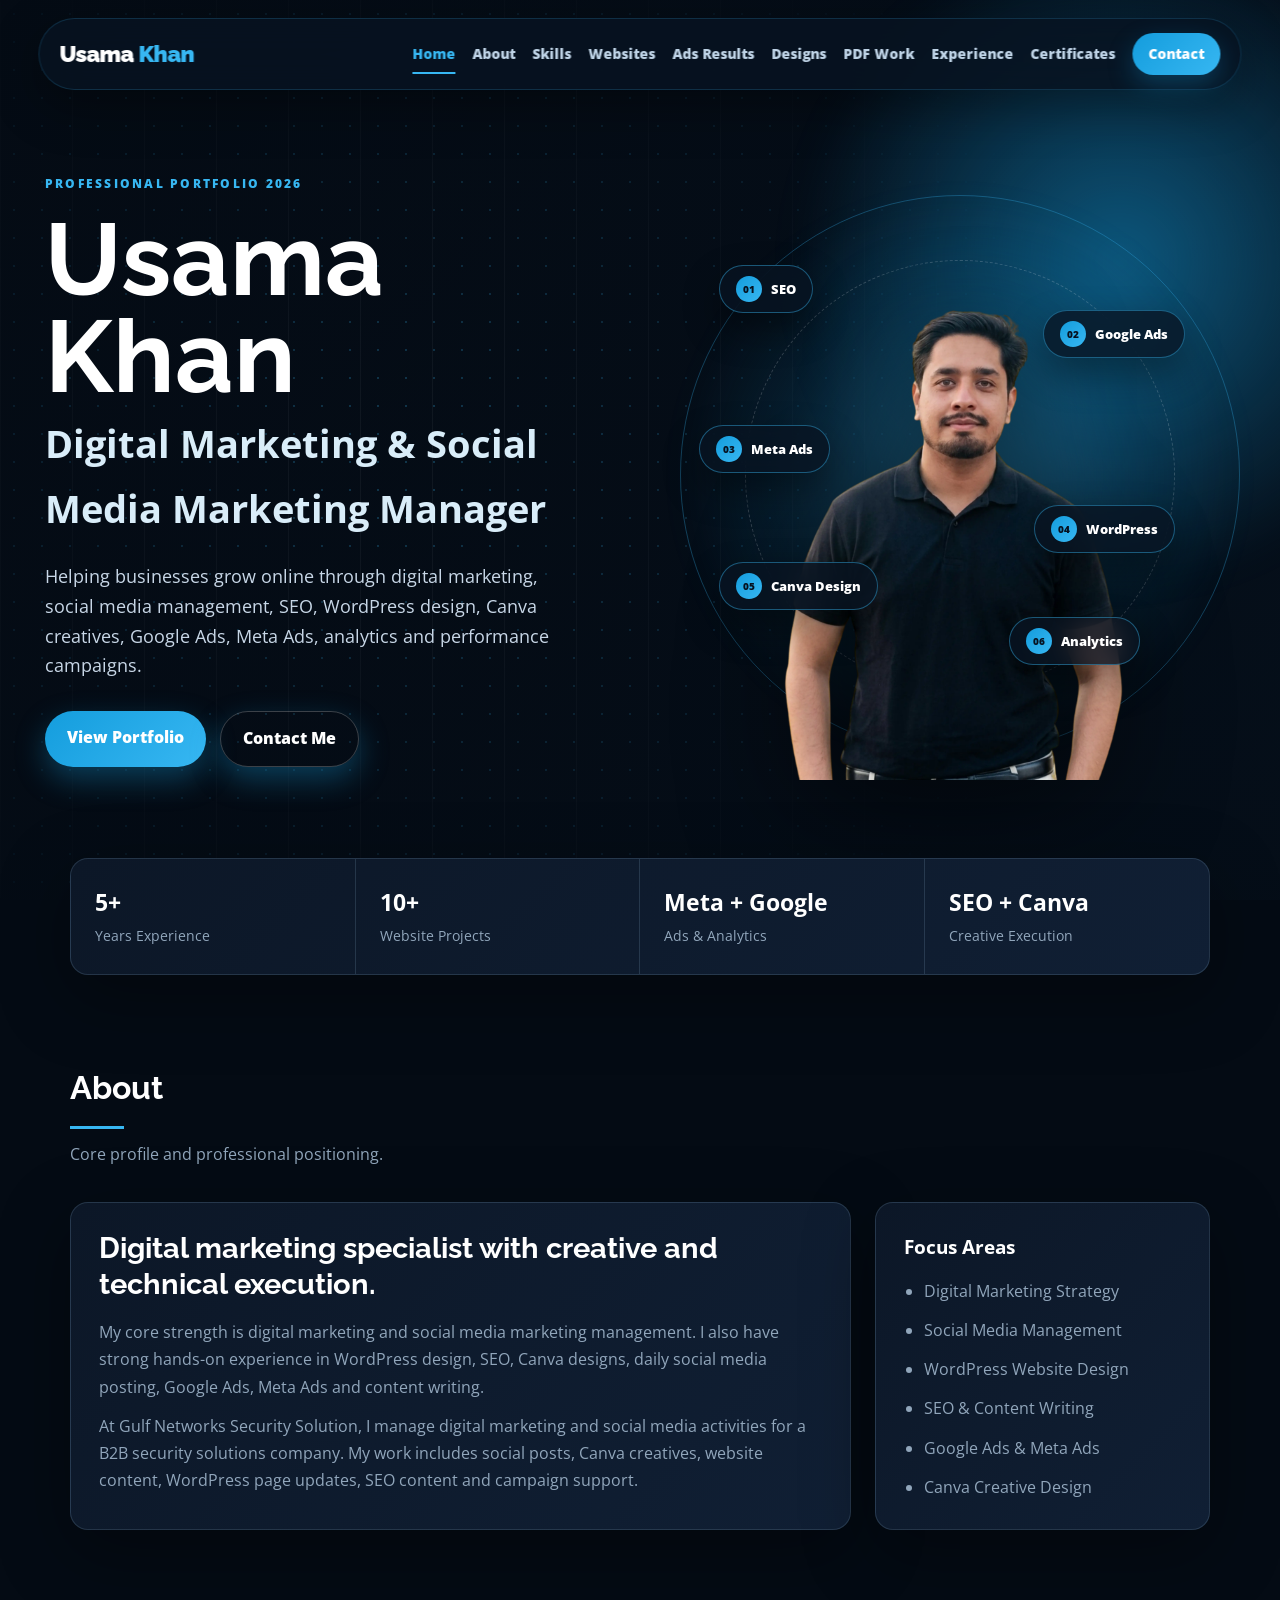
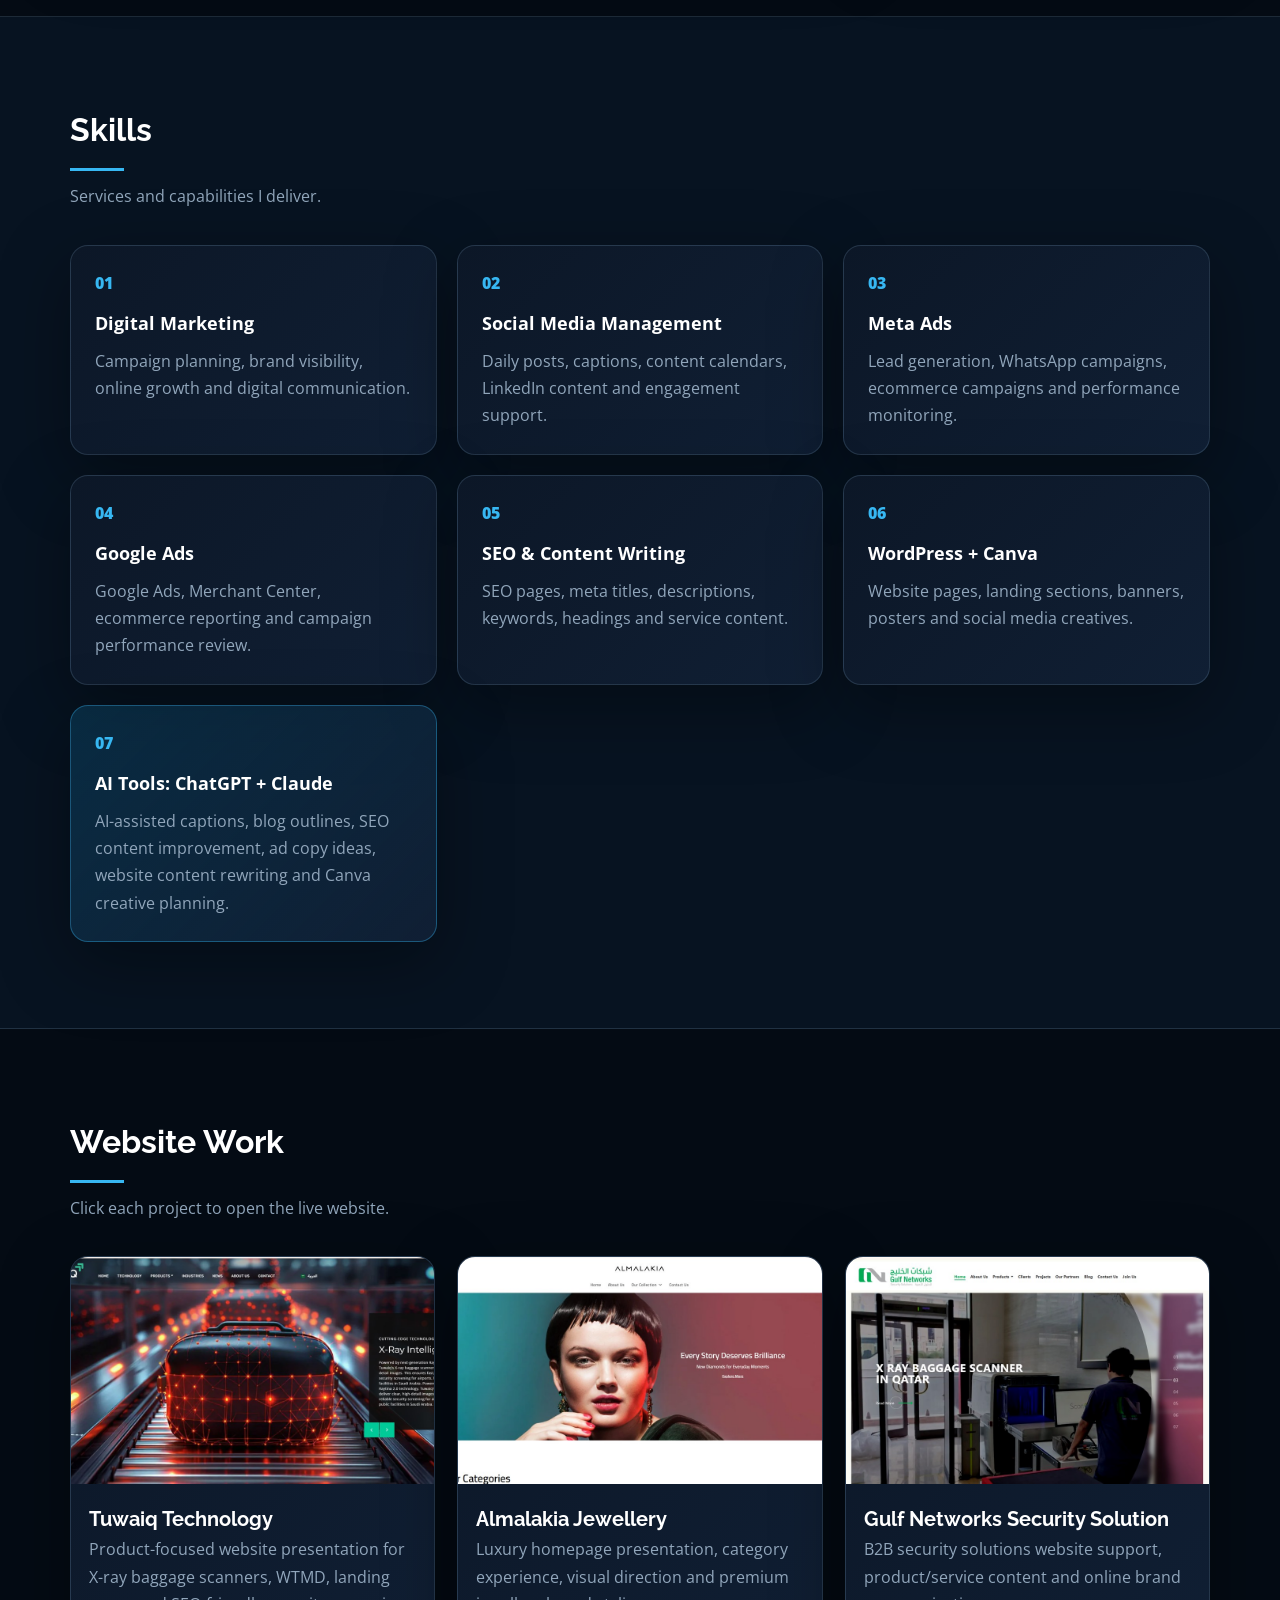
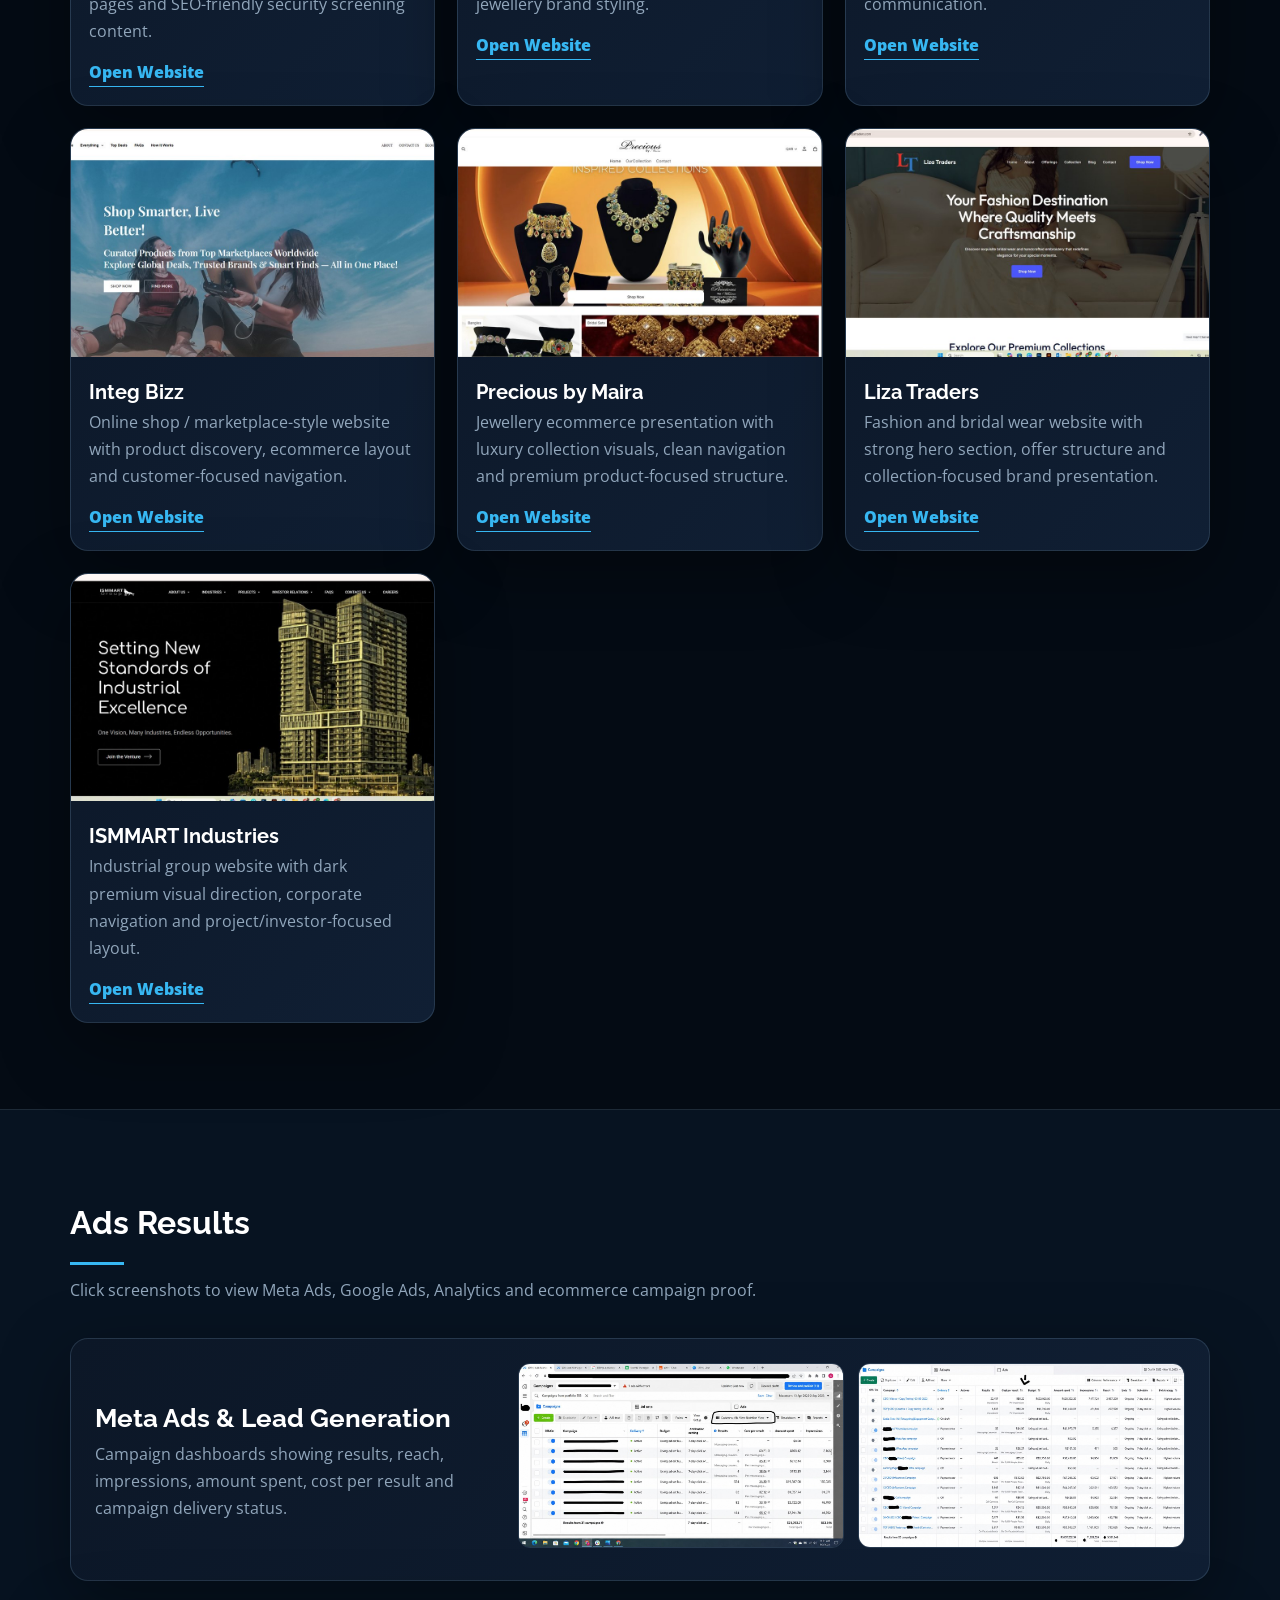
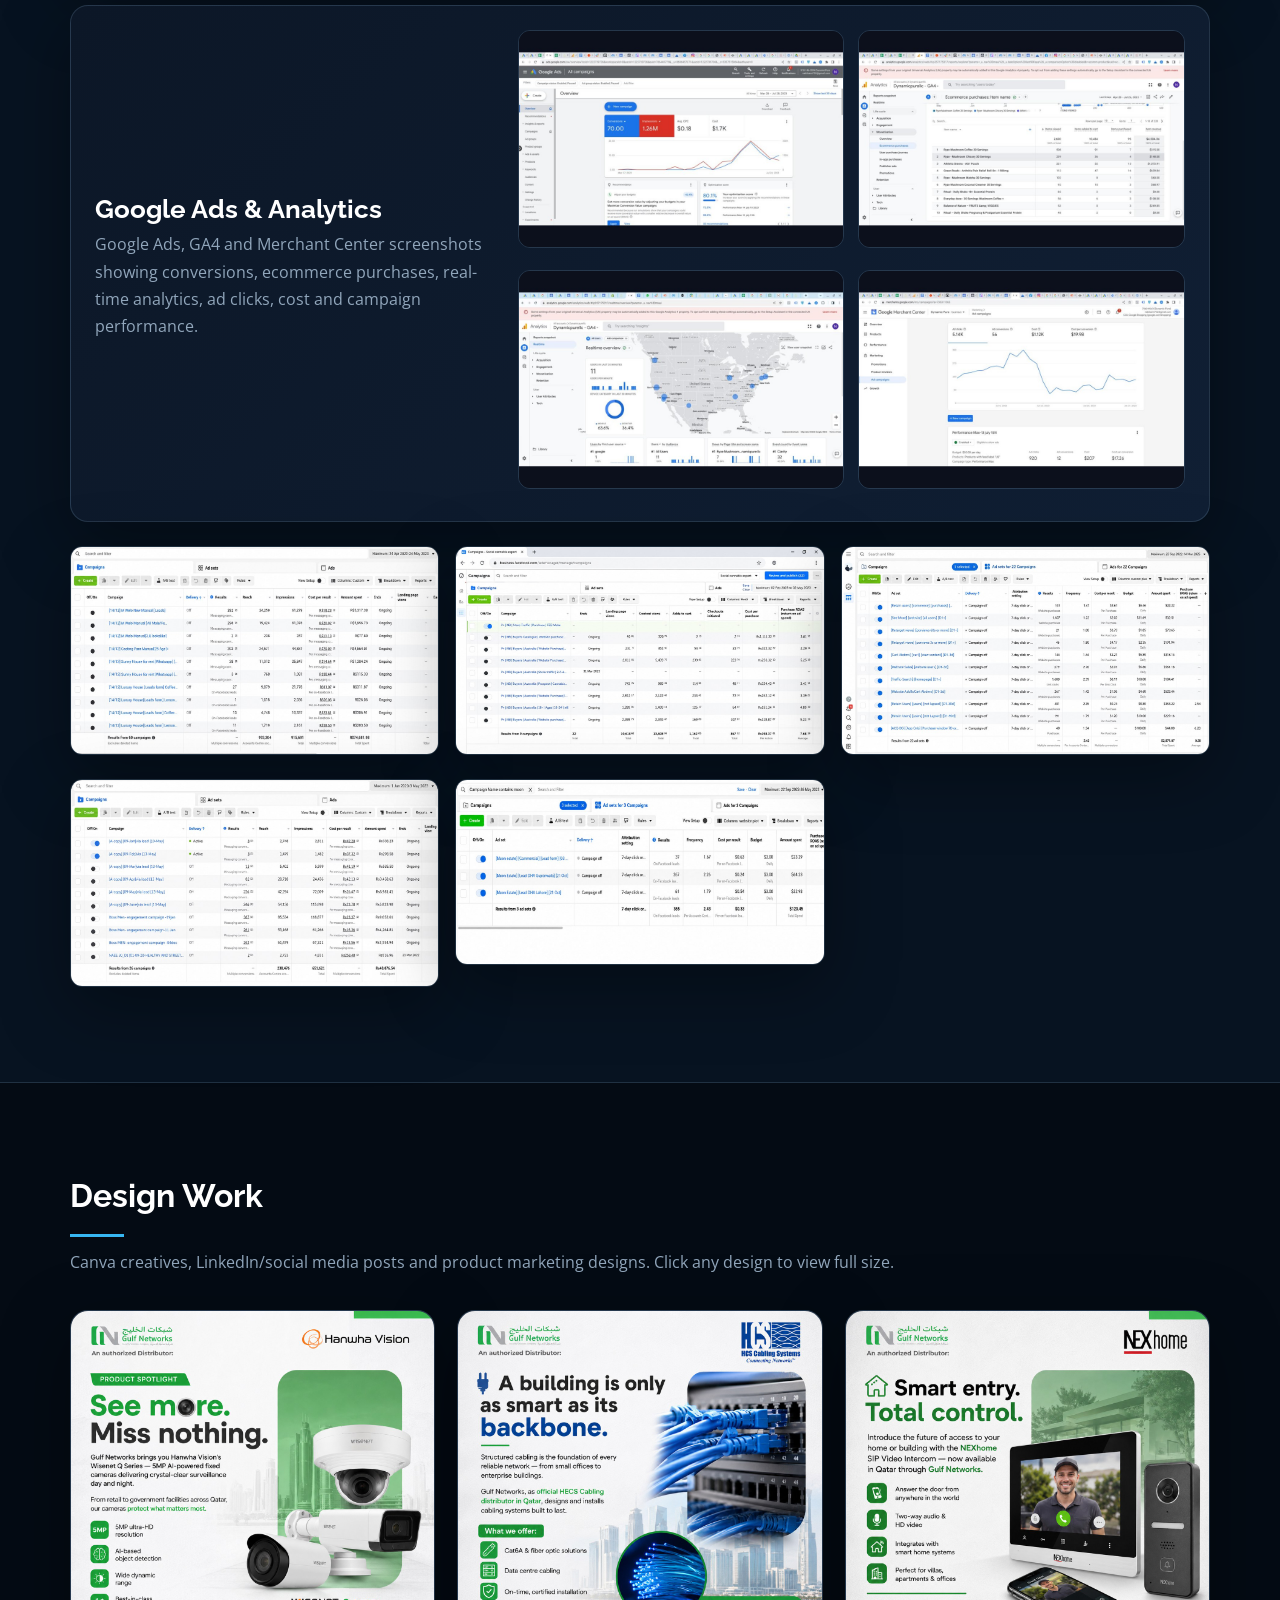
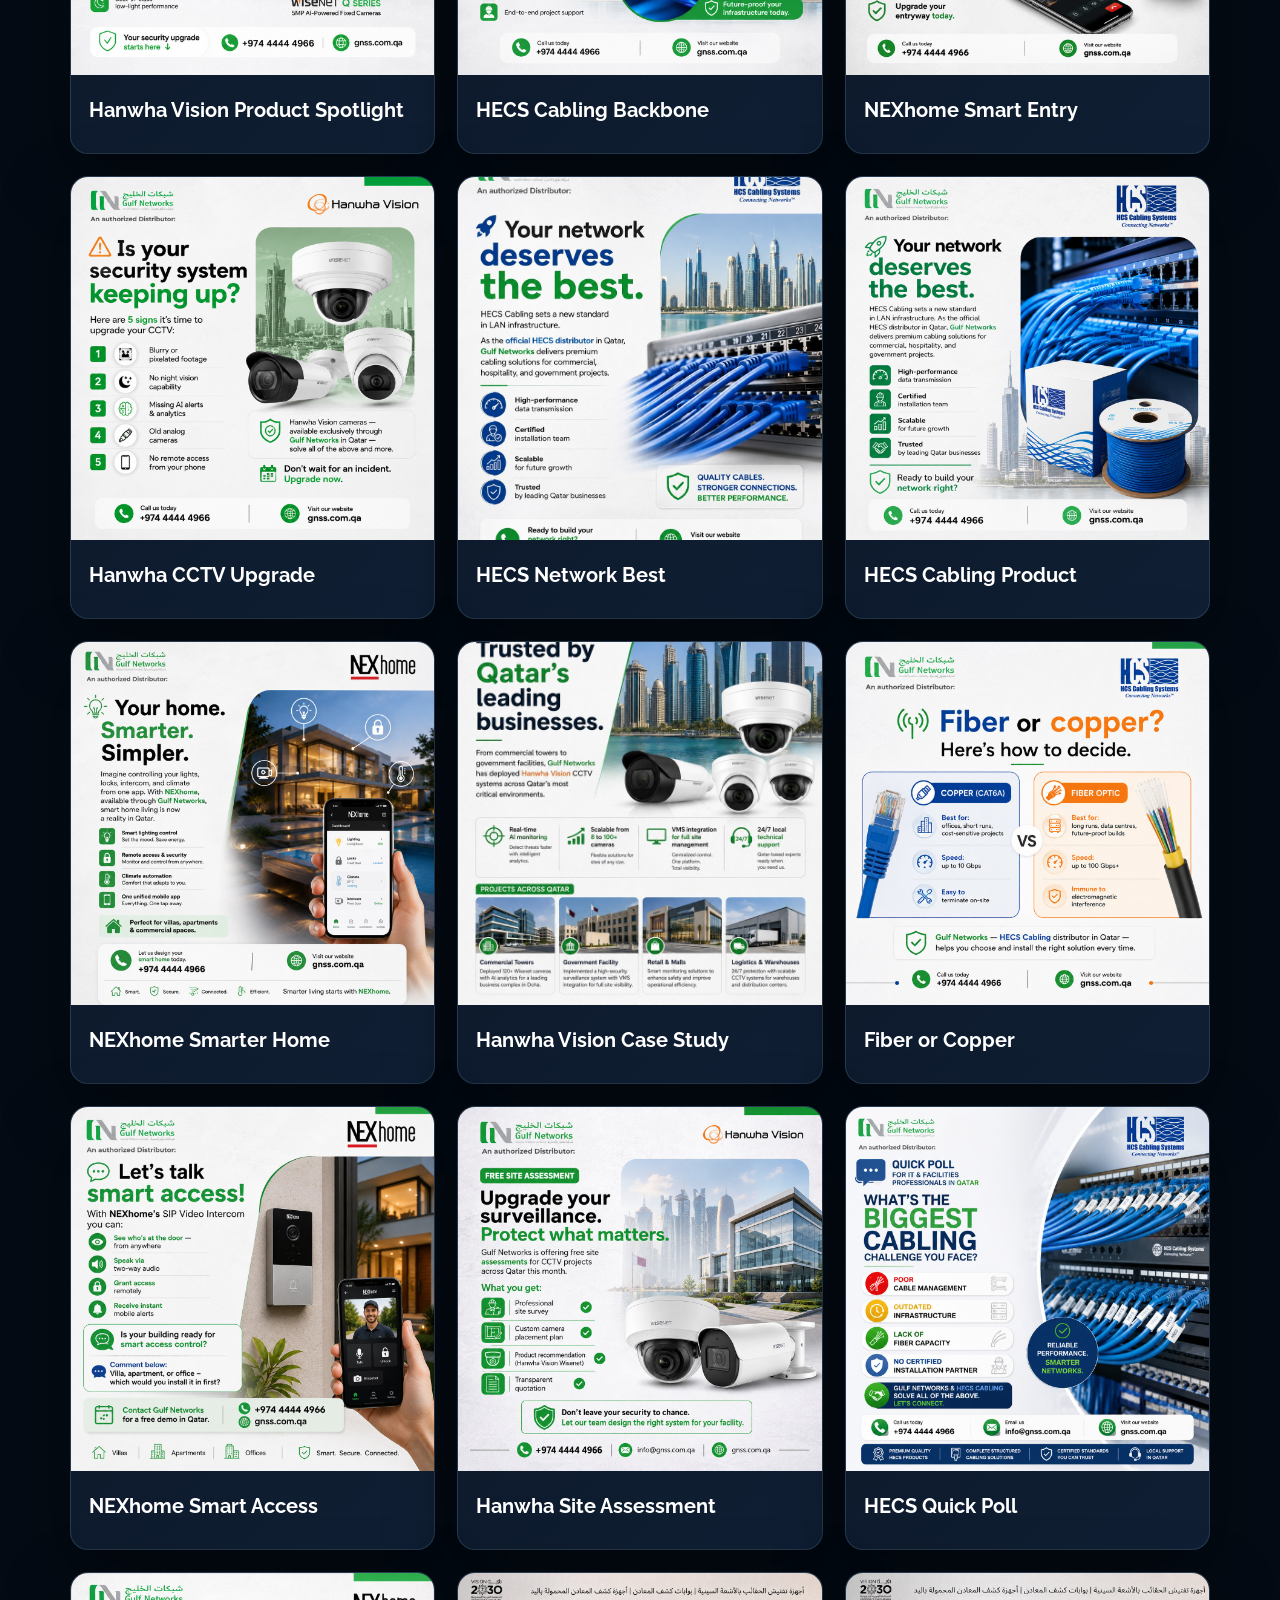
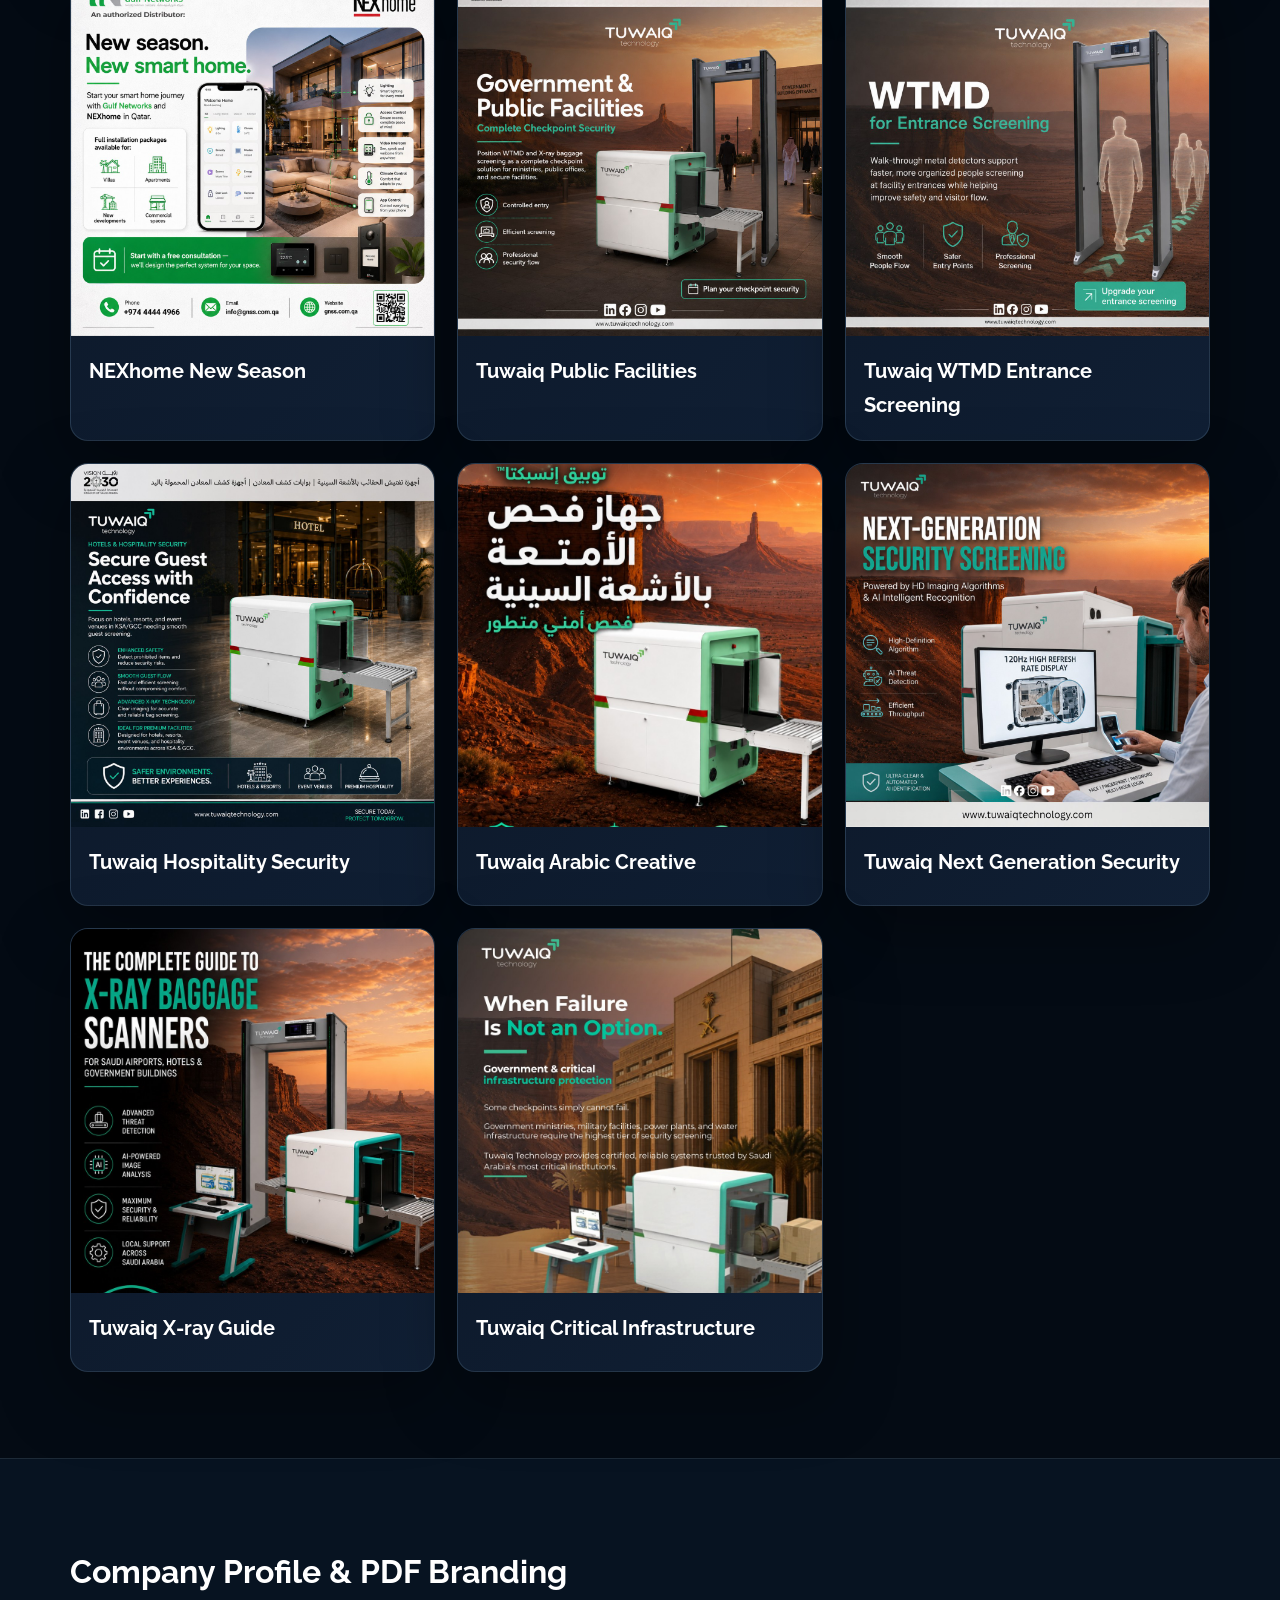
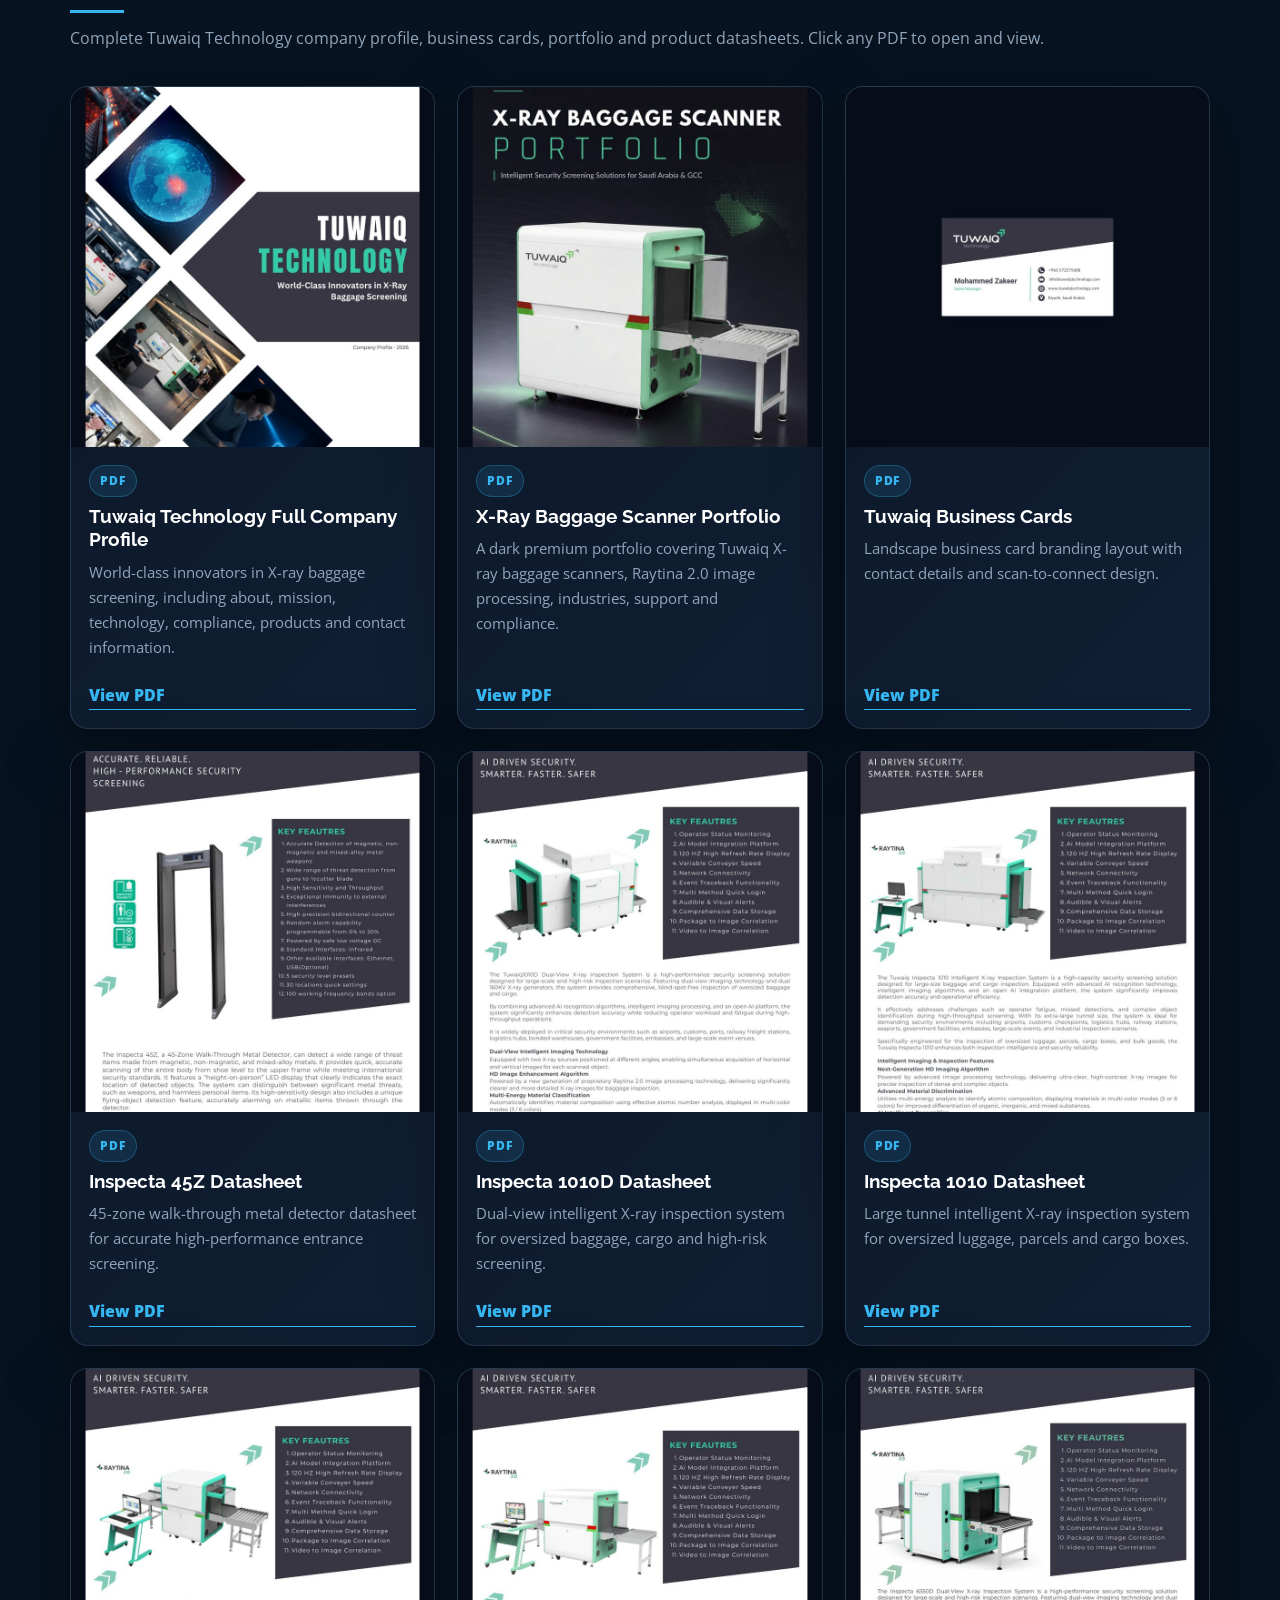
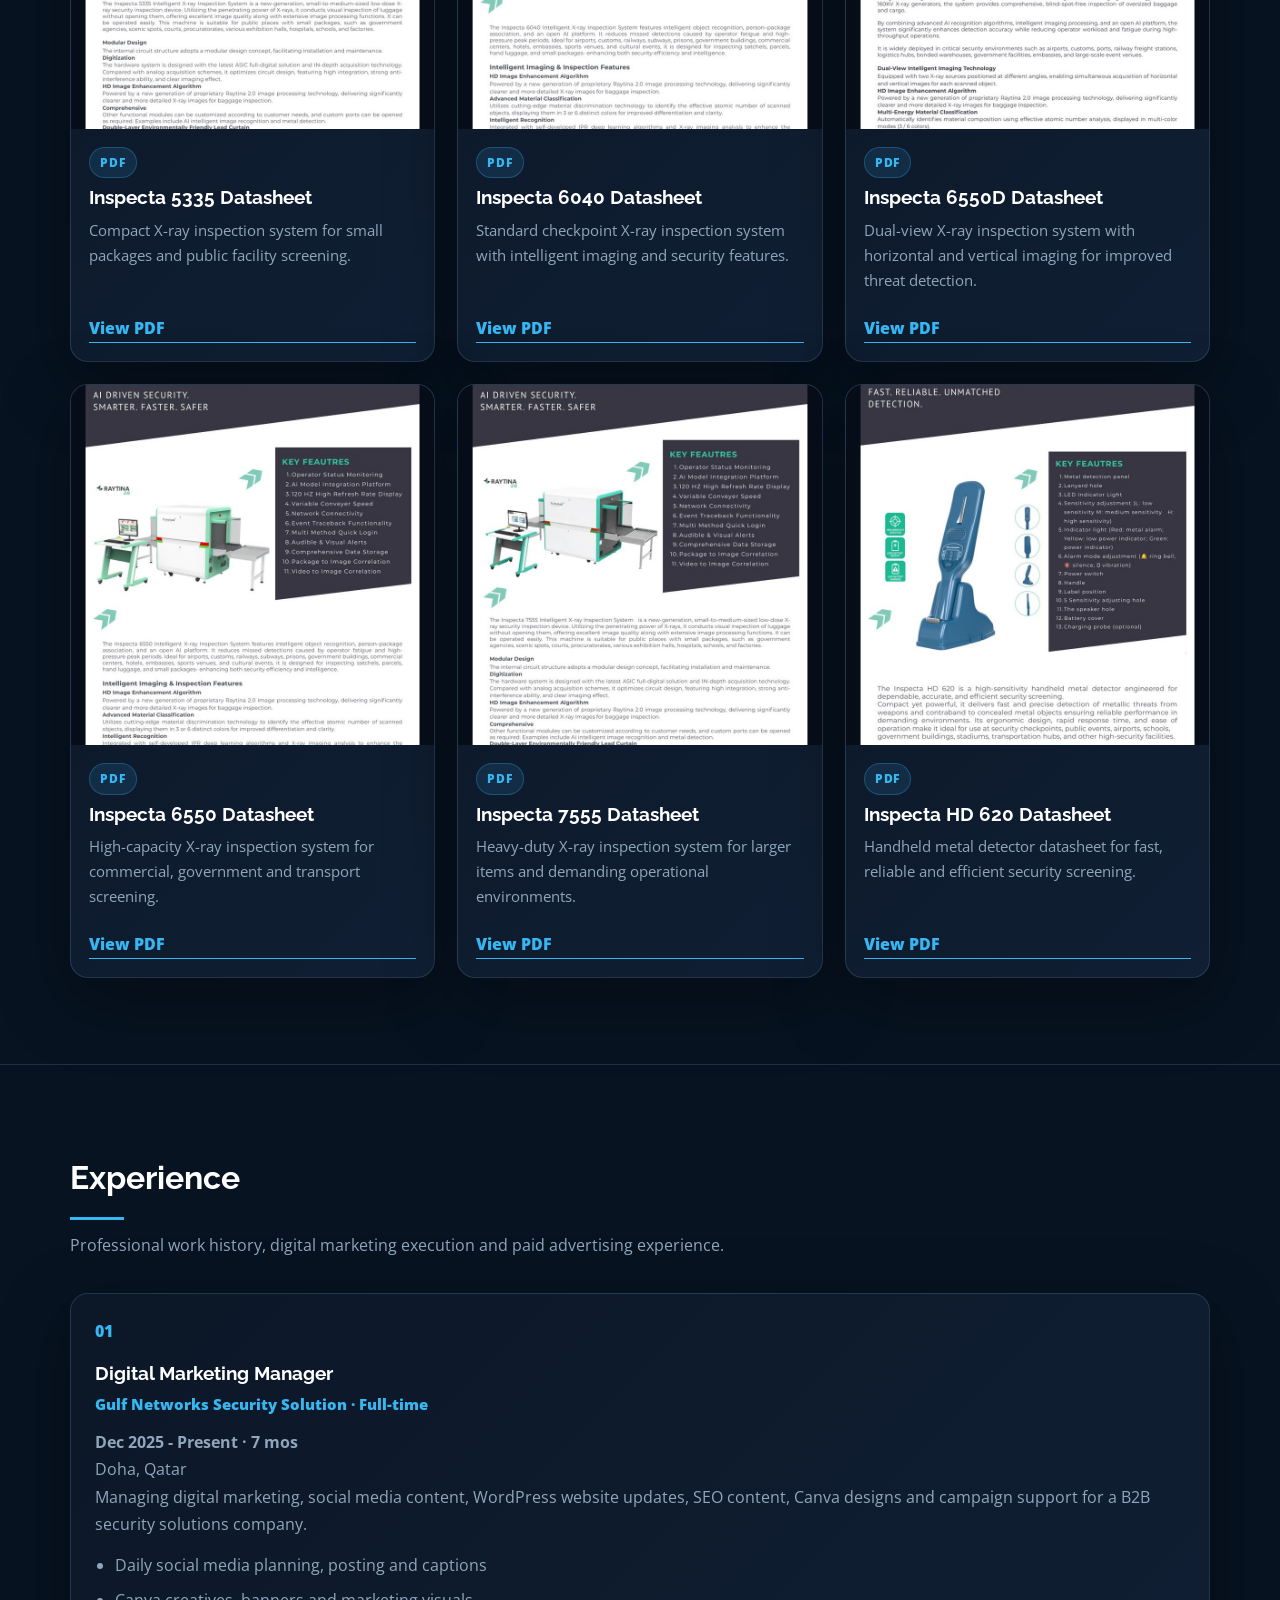
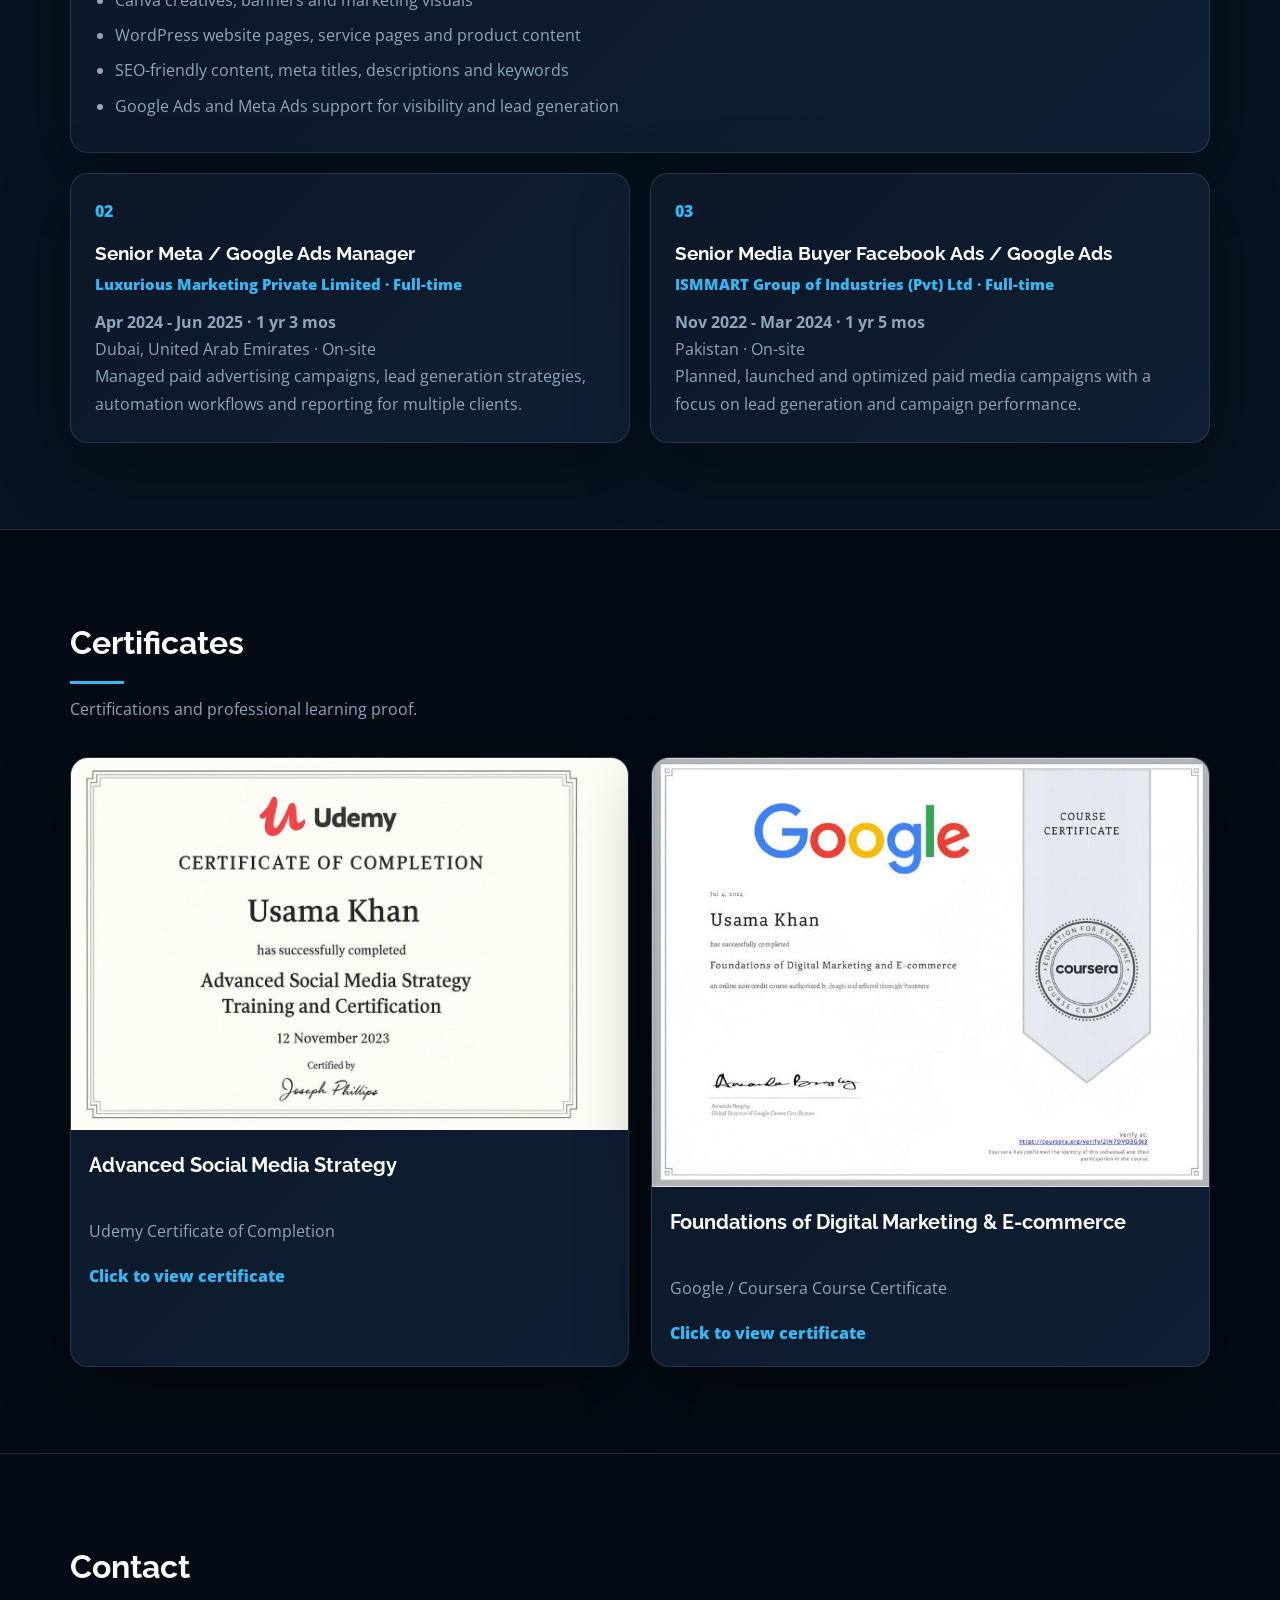
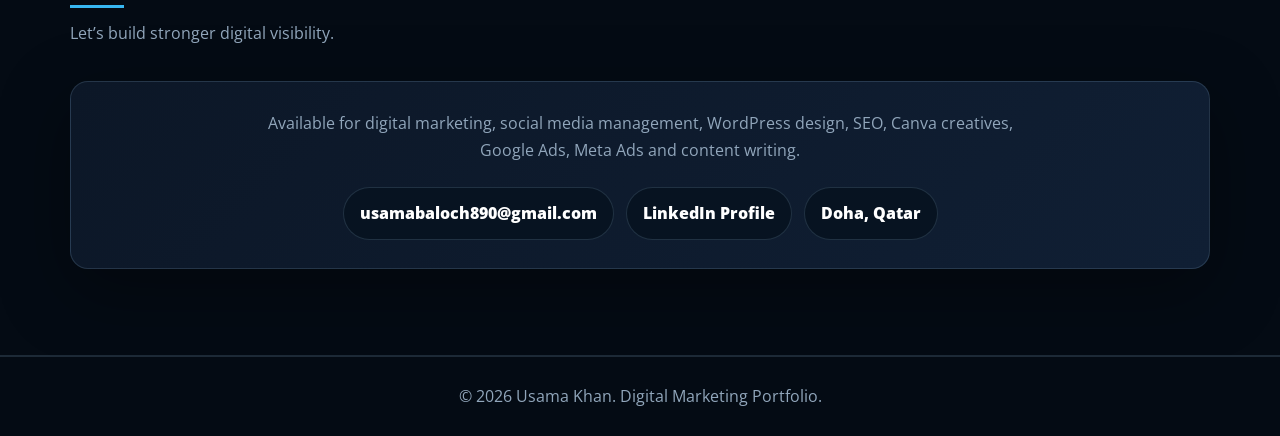
<file: index.html>
<!DOCTYPE html>
<html lang="en">
<head>
  <meta charset="UTF-8" />
  <meta name="viewport" content="width=device-width, initial-scale=1.0" />
  <meta name="description" content="Usama Khan - Digital Marketing & Social Media Marketing Manager portfolio. Meta Ads, Google Ads, SEO, WordPress design, Canva creatives, analytics and website projects." />
  <title>Usama Khan | Digital Marketing Portfolio</title>
  <link rel="icon" type="image/svg+xml" href="/favicon.svg">
  <link rel="preconnect" href="https://fonts.googleapis.com">
  <link rel="preconnect" href="https://fonts.gstatic.com" crossorigin>
  <link href="https://fonts.googleapis.com/css2?family=Open+Sans:wght@400;500;600;700;800&family=Raleway:wght@600;700;800;900&display=swap" rel="stylesheet">
  <link rel="stylesheet" href="styles.css" />
</head>
<body>
  <header class="top-nav">
    <a href="#hero" class="nav-logo">Usama<span>Khan</span></a>
    <button class="mobile-toggle" aria-label="Open menu" aria-expanded="false" type="button">☰</button>
    <nav class="top-links">
      <a href="#hero" class="active">Home</a>
      <a href="#about">About</a>
      <a href="#skills">Skills</a>
      <a href="#websites">Websites</a>
      <a href="#ads">Ads Results</a>
      <a href="#designs">Designs</a>
      <a href="#pdf-work">PDF Work</a>
      <a href="#experience">Experience</a>
      <a href="#certificates">Certificates</a>
      <a href="#contact" class="nav-cta">Contact</a>
    </nav>
  </header>

  <main class="main top-layout">
  <section id="hero" class="hero hero-with-photo">
    <div class="hero-overlay"></div>

    <div class="hero-content hero-split">
      <div class="hero-copy">
        <p class="subline">Professional Portfolio 2026</p>

        <h2>Usama Khan</h2>

        <h3>Digital Marketing & Social Media Marketing Manager</h3>

        <p class="hero-text">
          Helping businesses grow online through digital marketing, social media management, SEO,
          WordPress design, Canva creatives, Google Ads, Meta Ads, analytics and performance campaigns.
        </p>

        <div class="hero-buttons">
          <a href="#websites">View Portfolio</a>
          <a href="#contact" class="outline">Contact Me</a>
        </div>
      </div>

      <div class="hero-photo-wrap">
        <div class="hero-photo-glow"></div>
        <div class="hero-orbit orbit-one"></div>
        <div class="hero-orbit orbit-two"></div>

        <img src="assets/usama-hero.webp" alt="Usama Khan" class="hero-person">

        <div class="floating-skill skill-one">
          <span>01</span>
          SEO
        </div>

        <div class="floating-skill skill-two">
          <span>02</span>
          Google Ads
        </div>

        <div class="floating-skill skill-three">
          <span>03</span>
          Meta Ads
        </div>

        <div class="floating-skill skill-four">
          <span>04</span>
          WordPress
        </div>

        <div class="floating-skill skill-five">
          <span>05</span>
          Canva Design
        </div>

        <div class="floating-skill skill-six">
          <span>06</span>
          Analytics
        </div>
      </div>
    </div>
  </section>

  <section class="stats-row">
    <div><strong>5+</strong><span>Years Experience</span></div>
    <div><strong>10+</strong><span>Website Projects</span></div>
    <div><strong>Meta + Google</strong><span>Ads & Analytics</span></div>
    <div><strong>SEO + Canva</strong><span>Creative Execution</span></div>
  </section>

    <section id="about" class="section">
      <div class="section-title">
        <h2>About</h2>
        <p>Core profile and professional positioning.</p>
      </div>
      <div class="about-grid">
        <div class="about-card">
          <h3>Digital marketing specialist with creative and technical execution.</h3>
          <p>
            My core strength is digital marketing and social media marketing management. I also have strong
            hands-on experience in WordPress design, SEO, Canva designs, daily social media posting,
            Google Ads, Meta Ads and content writing.
          </p>
          <p>
            At Gulf Networks Security Solution, I manage digital marketing and social media activities for a
            B2B security solutions company. My work includes social posts, Canva creatives, website content,
            WordPress page updates, SEO content and campaign support.
          </p>
        </div>
        <div class="info-card">
          <h4>Focus Areas</h4>
          <ul>
            <li>Digital Marketing Strategy</li>
            <li>Social Media Management</li>
            <li>WordPress Website Design</li>
            <li>SEO & Content Writing</li>
            <li>Google Ads & Meta Ads</li>
            <li>Canva Creative Design</li>
          </ul>
        </div>
      </div>
    </section>

    <section id="skills" class="section light-section">
      <div class="section-title">
        <h2>Skills</h2>
        <p>Services and capabilities I deliver.</p>
      </div>
      <div class="skills-grid">
        <article><span>01</span><h3>Digital Marketing</h3><p>Campaign planning, brand visibility, online growth and digital communication.</p></article>
        <article><span>02</span><h3>Social Media Management</h3><p>Daily posts, captions, content calendars, LinkedIn content and engagement support.</p></article>
        <article><span>03</span><h3>Meta Ads</h3><p>Lead generation, WhatsApp campaigns, ecommerce campaigns and performance monitoring.</p></article>
        <article><span>04</span><h3>Google Ads</h3><p>Google Ads, Merchant Center, ecommerce reporting and campaign performance review.</p></article>
        <article><span>05</span><h3>SEO & Content Writing</h3><p>SEO pages, meta titles, descriptions, keywords, headings and service content.</p></article>
        <article><span>06</span><h3>WordPress + Canva</h3><p>Website pages, landing sections, banners, posters and social media creatives.</p></article>
        <article><span>07</span><h3>AI Tools: ChatGPT + Claude</h3><p>AI-assisted captions, blog outlines, SEO content improvement, ad copy ideas, website content rewriting and Canva creative planning.</p></article>
      </div>
    </section>

    <section id="websites" class="section">
      <div class="section-title">
        <h2>Website Work</h2>
        <p>Click each project to open the live website.</p>
      </div>
      <div class="portfolio-grid">
        <article class="portfolio-item">
          <a class="media-link" href="https://tuwaiqtechnology.com/" target="_blank" rel="noopener">
            <img src="assets/thumbs/website-tuwaiq.jpg" alt="Tuwaiq Technology website screenshot">
          </a>
          <div><h3>Tuwaiq Technology</h3><p>Product-focused website presentation for X-ray baggage scanners, WTMD, landing pages and SEO-friendly security screening content.</p><a class="small-link" href="https://tuwaiqtechnology.com/" target="_blank" rel="noopener">Open Website</a></div>
        </article>
        <article class="portfolio-item">
          <a class="media-link" href="https://almalakiajewellery.com/" target="_blank" rel="noopener">
            <img src="assets/thumbs/website-almalakia.jpg" alt="Almalakia Jewellery website screenshot">
          </a>
          <div><h3>Almalakia Jewellery</h3><p>Luxury homepage presentation, category experience, visual direction and premium jewellery brand styling.</p><a class="small-link" href="https://almalakiajewellery.com/" target="_blank" rel="noopener">Open Website</a></div>
        </article>
        <article class="portfolio-item">
          <a class="media-link" href="https://gnss.com.qa/" target="_blank" rel="noopener">
            <img src="assets/thumbs/website-gulf-networks.jpg" alt="Gulf Networks website screenshot">
          </a>
          <div><h3>Gulf Networks Security Solution</h3><p>B2B security solutions website support, product/service content and online brand communication.</p><a class="small-link" href="https://gnss.com.qa/" target="_blank" rel="noopener">Open Website</a></div>
        </article>
        <article class="portfolio-item">
          <a class="media-link" href="https://integbizz.com/" target="_blank" rel="noopener">
            <img src="assets/thumbs/website-integbizz.jpg" alt="Integ Bizz website screenshot">
          </a>
          <div><h3>Integ Bizz</h3><p>Online shop / marketplace-style website with product discovery, ecommerce layout and customer-focused navigation.</p><a class="small-link" href="https://integbizz.com/" target="_blank" rel="noopener">Open Website</a></div>
        </article>
        <article class="portfolio-item">
          <a class="media-link" href="https://preciousbymaira.com/" target="_blank" rel="noopener">
            <img src="assets/thumbs/website-precious-by-maira.jpg" alt="Precious by Maira website screenshot">
          </a>
          <div><h3>Precious by Maira</h3><p>Jewellery ecommerce presentation with luxury collection visuals, clean navigation and premium product-focused structure.</p><a class="small-link" href="https://preciousbymaira.com/" target="_blank" rel="noopener">Open Website</a></div>
        </article>
        <article class="portfolio-item">
          <a class="media-link" href="https://lizatraders.com/" target="_blank" rel="noopener">
            <img src="assets/thumbs/website-liza-traders.jpg" alt="Liza Traders website screenshot">
          </a>
          <div><h3>Liza Traders</h3><p>Fashion and bridal wear website with strong hero section, offer structure and collection-focused brand presentation.</p><a class="small-link" href="https://lizatraders.com/" target="_blank" rel="noopener">Open Website</a></div>
        </article>
        <article class="portfolio-item">
          <a class="media-link" href="https://ismmartindustries.com/" target="_blank" rel="noopener">
            <img src="assets/thumbs/website-ismmart-industries.jpg" alt="ISMMART Industries website screenshot">
          </a>
          <div><h3>ISMMART Industries</h3><p>Industrial group website with dark premium visual direction, corporate navigation and project/investor-focused layout.</p><a class="small-link" href="https://ismmartindustries.com/" target="_blank" rel="noopener">Open Website</a></div>
        </article>
      </div>
    </section>

    <section id="ads" class="section light-section">
      <div class="section-title">
        <h2>Ads Results</h2>
        <p>Click screenshots to view Meta Ads, Google Ads, Analytics and ecommerce campaign proof.</p>
      </div>

      <div class="case-panel">
        <div>
          <h3>Meta Ads & Lead Generation</h3>
          <p>Campaign dashboards showing results, reach, impressions, amount spent, cost per result and campaign delivery status.</p>
        </div>
        <div class="case-images">
          <a class="media-link" href="assets/images/meta-ads-01.png" target="_blank" rel="noopener"><img src="assets/thumbs/meta-ads-01.jpg" alt="Meta Ads proof"></a>
          <a class="media-link" href="assets/images/meta-ads-02.png" target="_blank" rel="noopener"><img src="assets/thumbs/meta-ads-02.jpg" alt="Meta Ads proof"></a>
        </div>
      </div>

      <div class="case-panel">
        <div>
          <h3>Google Ads & Analytics</h3>
          <p>Google Ads, GA4 and Merchant Center screenshots showing conversions, ecommerce purchases, real-time analytics, ad clicks, cost and campaign performance.</p>
        </div>
        <div class="case-images four-images">
          <a class="media-link" href="assets/images/google-ads-01.jpg" target="_blank" rel="noopener"><img src="assets/thumbs/google-ads-01.jpg" alt="Google Ads dashboard proof"></a>
          <a class="media-link" href="assets/images/google-ads-02.jpg" target="_blank" rel="noopener"><img src="assets/thumbs/google-ads-02.jpg" alt="GA4 ecommerce purchases proof"></a>
          <a class="media-link" href="assets/images/google-ads-03.jpg" target="_blank" rel="noopener"><img src="assets/thumbs/google-ads-03.jpg" alt="GA4 realtime analytics proof"></a>
          <a class="media-link" href="assets/images/google-ads-04.jpg" target="_blank" rel="noopener"><img src="assets/thumbs/google-ads-04.jpg" alt="Google Merchant Center ad campaign proof"></a>
        </div>
      </div>

      <div class="proof-grid">
        <a class="media-link" href="assets/images/meta-ads-03.png" target="_blank" rel="noopener"><img src="assets/thumbs/meta-ads-03.jpg" alt="Meta Ads proof"></a>
        <a class="media-link" href="assets/images/meta-ads-04.png" target="_blank" rel="noopener"><img src="assets/thumbs/meta-ads-04.jpg" alt="Meta Ads proof"></a>
        <a class="media-link" href="assets/images/meta-ads-05.png" target="_blank" rel="noopener"><img src="assets/thumbs/meta-ads-05.jpg" alt="Meta Ads proof"></a>
        <a class="media-link" href="assets/images/meta-ads-06.png" target="_blank" rel="noopener"><img src="assets/thumbs/meta-ads-06.jpg" alt="Meta Ads proof"></a>
        <a class="media-link" href="assets/images/meta-ads-07.png" target="_blank" rel="noopener"><img src="assets/thumbs/meta-ads-07.jpg" alt="Meta Ads proof"></a>
      </div>
    </section>

    <section id="designs" class="section">
      <div class="section-title">
        <h2>Design Work</h2>
        <p>Canva creatives, LinkedIn/social media posts and product marketing designs. Click any design to view full size.</p>
      </div>
      <div class="design-grid large-design-grid">
        <article><a class="media-link" href="assets/images/design-gulf-hanwha-product-spotlight.png" target="_blank" rel="noopener"><img src="assets/thumbs/design-gulf-hanwha-product-spotlight.jpg" alt="Hanwha Vision Product Spotlight"></a><h3>Hanwha Vision Product Spotlight</h3></article>
        <article><a class="media-link" href="assets/images/design-hecs-building-backbone.png" target="_blank" rel="noopener"><img src="assets/thumbs/design-hecs-building-backbone.jpg" alt="HECS Cabling Backbone"></a><h3>HECS Cabling Backbone</h3></article>
        <article><a class="media-link" href="assets/images/design-nexhome-smart-entry.png" target="_blank" rel="noopener"><img src="assets/thumbs/design-nexhome-smart-entry.jpg" alt="NEXhome Smart Entry"></a><h3>NEXhome Smart Entry</h3></article>
        <article><a class="media-link" href="assets/images/design-hanwha-upgrade-cctv.png" target="_blank" rel="noopener"><img src="assets/thumbs/design-hanwha-upgrade-cctv.jpg" alt="Hanwha CCTV Upgrade"></a><h3>Hanwha CCTV Upgrade</h3></article>
        <article><a class="media-link" href="assets/images/design-hecs-network-best.png" target="_blank" rel="noopener"><img src="assets/thumbs/design-hecs-network-best.jpg" alt="HECS Network Best"></a><h3>HECS Network Best</h3></article>
        <article><a class="media-link" href="assets/images/design-hecs-cabling-best-product.png" target="_blank" rel="noopener"><img src="assets/thumbs/design-hecs-cabling-best-product.jpg" alt="HECS Cabling Product"></a><h3>HECS Cabling Product</h3></article>
        <article><a class="media-link" href="assets/images/design-nexhome-smarter-home.png" target="_blank" rel="noopener"><img src="assets/thumbs/design-nexhome-smarter-home.jpg" alt="NEXhome Smarter Home"></a><h3>NEXhome Smarter Home</h3></article>
        <article><a class="media-link" href="assets/images/design-hanwha-case-study.png" target="_blank" rel="noopener"><img src="assets/thumbs/design-hanwha-case-study.jpg" alt="Hanwha Vision Case Study"></a><h3>Hanwha Vision Case Study</h3></article>
        <article><a class="media-link" href="assets/images/design-fiber-or-copper.png" target="_blank" rel="noopener"><img src="assets/thumbs/design-fiber-or-copper.jpg" alt="Fiber or Copper"></a><h3>Fiber or Copper</h3></article>
        <article><a class="media-link" href="assets/images/design-nexhome-smart-access.png" target="_blank" rel="noopener"><img src="assets/thumbs/design-nexhome-smart-access.jpg" alt="NEXhome Smart Access"></a><h3>NEXhome Smart Access</h3></article>
        <article><a class="media-link" href="assets/images/design-hanwha-site-assessment.png" target="_blank" rel="noopener"><img src="assets/thumbs/design-hanwha-site-assessment.jpg" alt="Hanwha Site Assessment"></a><h3>Hanwha Site Assessment</h3></article>
        <article><a class="media-link" href="assets/images/design-hecs-quick-poll.png" target="_blank" rel="noopener"><img src="assets/thumbs/design-hecs-quick-poll.jpg" alt="HECS Quick Poll"></a><h3>HECS Quick Poll</h3></article>
        <article><a class="media-link" href="assets/images/design-nexhome-new-season.png" target="_blank" rel="noopener"><img src="assets/thumbs/design-nexhome-new-season.jpg" alt="NEXhome New Season"></a><h3>NEXhome New Season</h3></article>
        <article><a class="media-link" href="assets/images/design-tuwaiq-public-facilities.png" target="_blank" rel="noopener"><img src="assets/thumbs/design-tuwaiq-public-facilities.jpg" alt="Tuwaiq Public Facilities"></a><h3>Tuwaiq Public Facilities</h3></article>
        <article><a class="media-link" href="assets/images/design-tuwaiq-wtmd.png" target="_blank" rel="noopener"><img src="assets/thumbs/design-tuwaiq-wtmd.jpg" alt="Tuwaiq WTMD Entrance Screening"></a><h3>Tuwaiq WTMD Entrance Screening</h3></article>
        <article><a class="media-link" href="assets/images/design-tuwaiq-hospitality.png" target="_blank" rel="noopener"><img src="assets/thumbs/design-tuwaiq-hospitality.jpg" alt="Tuwaiq Hospitality Security"></a><h3>Tuwaiq Hospitality Security</h3></article>
        <article><a class="media-link" href="assets/images/design-tuwaiq-arabic.png" target="_blank" rel="noopener"><img src="assets/thumbs/design-tuwaiq-arabic.jpg" alt="Tuwaiq Arabic Creative"></a><h3>Tuwaiq Arabic Creative</h3></article>
        <article><a class="media-link" href="assets/images/design-tuwaiq-next-generation.png" target="_blank" rel="noopener"><img src="assets/thumbs/design-tuwaiq-next-generation.jpg" alt="Tuwaiq Next Generation Security"></a><h3>Tuwaiq Next Generation Security</h3></article>
        <article><a class="media-link" href="assets/images/design-tuwaiq-guide.png" target="_blank" rel="noopener"><img src="assets/thumbs/design-tuwaiq-guide.jpg" alt="Tuwaiq X-ray Guide"></a><h3>Tuwaiq X-ray Guide</h3></article>
        <article><a class="media-link" href="assets/images/design-tuwaiq-critical-infrastructure.png" target="_blank" rel="noopener"><img src="assets/thumbs/design-tuwaiq-critical-infrastructure.jpg" alt="Tuwaiq Critical Infrastructure"></a><h3>Tuwaiq Critical Infrastructure</h3></article>
      </div>
    </section>


    <section id="pdf-work" class="section light-section">
      <div class="section-title">
        <h2>Company Profile & PDF Branding</h2>
        <p>Complete Tuwaiq Technology company profile, business cards, portfolio and product datasheets. Click any PDF to open and view.</p>
      </div>
      <div class="pdf-grid">
        <article class="pdf-card">
          <a class="media-link pdf-cover" href="assets/pdfs/tuwaiq-company-profile-2026.pdf" target="_blank" rel="noopener">
            <img src="assets/thumbs/tuwaiq-company-profile-2026.jpg" alt="Tuwaiq Technology Full Company Profile PDF preview">
          </a>
          <div class="pdf-info">
            <span class="pdf-tag">PDF</span>
            <h3>Tuwaiq Technology Full Company Profile</h3>
            <p>World-class innovators in X-ray baggage screening, including about, mission, technology, compliance, products and contact information.</p>
            <a class="small-link" href="assets/pdfs/tuwaiq-company-profile-2026.pdf" target="_blank" rel="noopener">View PDF</a>
          </div>
        </article>
        <article class="pdf-card">
          <a class="media-link pdf-cover" href="assets/pdfs/tuwaiq-x-ray-baggage-scanner-portfolio.pdf" target="_blank" rel="noopener">
            <img src="assets/thumbs/tuwaiq-x-ray-baggage-scanner-portfolio.jpg" alt="X-Ray Baggage Scanner Portfolio PDF preview">
          </a>
          <div class="pdf-info">
            <span class="pdf-tag">PDF</span>
            <h3>X-Ray Baggage Scanner Portfolio</h3>
            <p>A dark premium portfolio covering Tuwaiq X-ray baggage scanners, Raytina 2.0 image processing, industries, support and compliance.</p>
            <a class="small-link" href="assets/pdfs/tuwaiq-x-ray-baggage-scanner-portfolio.pdf" target="_blank" rel="noopener">View PDF</a>
          </div>
        </article>
        <article class="pdf-card">
          <a class="media-link pdf-cover" href="assets/pdfs/tuwaiq-business-cards.pdf" target="_blank" rel="noopener">
            <img src="assets/thumbs/tuwaiq-business-cards.jpg" alt="Tuwaiq Business Cards PDF preview">
          </a>
          <div class="pdf-info">
            <span class="pdf-tag">PDF</span>
            <h3>Tuwaiq Business Cards</h3>
            <p>Landscape business card branding layout with contact details and scan-to-connect design.</p>
            <a class="small-link" href="assets/pdfs/tuwaiq-business-cards.pdf" target="_blank" rel="noopener">View PDF</a>
          </div>
        </article>
        <article class="pdf-card">
          <a class="media-link pdf-cover" href="assets/pdfs/tuwaiq-inspecta-45z.pdf" target="_blank" rel="noopener">
            <img src="assets/thumbs/tuwaiq-inspecta-45z.jpg" alt="Inspecta 45Z Datasheet PDF preview">
          </a>
          <div class="pdf-info">
            <span class="pdf-tag">PDF</span>
            <h3>Inspecta 45Z Datasheet</h3>
            <p>45-zone walk-through metal detector datasheet for accurate high-performance entrance screening.</p>
            <a class="small-link" href="assets/pdfs/tuwaiq-inspecta-45z.pdf" target="_blank" rel="noopener">View PDF</a>
          </div>
        </article>
        <article class="pdf-card">
          <a class="media-link pdf-cover" href="assets/pdfs/tuwaiq-inspecta-1010d.pdf" target="_blank" rel="noopener">
            <img src="assets/thumbs/tuwaiq-inspecta-1010d.jpg" alt="Inspecta 1010D Datasheet PDF preview">
          </a>
          <div class="pdf-info">
            <span class="pdf-tag">PDF</span>
            <h3>Inspecta 1010D Datasheet</h3>
            <p>Dual-view intelligent X-ray inspection system for oversized baggage, cargo and high-risk screening.</p>
            <a class="small-link" href="assets/pdfs/tuwaiq-inspecta-1010d.pdf" target="_blank" rel="noopener">View PDF</a>
          </div>
        </article>
        <article class="pdf-card">
          <a class="media-link pdf-cover" href="assets/pdfs/tuwaiq-inspecta-1010.pdf" target="_blank" rel="noopener">
            <img src="assets/thumbs/tuwaiq-inspecta-1010.jpg" alt="Inspecta 1010 Datasheet PDF preview">
          </a>
          <div class="pdf-info">
            <span class="pdf-tag">PDF</span>
            <h3>Inspecta 1010 Datasheet</h3>
            <p>Large tunnel intelligent X-ray inspection system for oversized luggage, parcels and cargo boxes.</p>
            <a class="small-link" href="assets/pdfs/tuwaiq-inspecta-1010.pdf" target="_blank" rel="noopener">View PDF</a>
          </div>
        </article>
        <article class="pdf-card">
          <a class="media-link pdf-cover" href="assets/pdfs/tuwaiq-inspecta-5335.pdf" target="_blank" rel="noopener">
            <img src="assets/thumbs/tuwaiq-inspecta-5335.jpg" alt="Inspecta 5335 Datasheet PDF preview">
          </a>
          <div class="pdf-info">
            <span class="pdf-tag">PDF</span>
            <h3>Inspecta 5335 Datasheet</h3>
            <p>Compact X-ray inspection system for small packages and public facility screening.</p>
            <a class="small-link" href="assets/pdfs/tuwaiq-inspecta-5335.pdf" target="_blank" rel="noopener">View PDF</a>
          </div>
        </article>
        <article class="pdf-card">
          <a class="media-link pdf-cover" href="assets/pdfs/tuwaiq-inspecta-6040.pdf" target="_blank" rel="noopener">
            <img src="assets/thumbs/tuwaiq-inspecta-6040.jpg" alt="Inspecta 6040 Datasheet PDF preview">
          </a>
          <div class="pdf-info">
            <span class="pdf-tag">PDF</span>
            <h3>Inspecta 6040 Datasheet</h3>
            <p>Standard checkpoint X-ray inspection system with intelligent imaging and security features.</p>
            <a class="small-link" href="assets/pdfs/tuwaiq-inspecta-6040.pdf" target="_blank" rel="noopener">View PDF</a>
          </div>
        </article>
        <article class="pdf-card">
          <a class="media-link pdf-cover" href="assets/pdfs/tuwaiq-inspecta-6550d.pdf" target="_blank" rel="noopener">
            <img src="assets/thumbs/tuwaiq-inspecta-6550d.jpg" alt="Inspecta 6550D Datasheet PDF preview">
          </a>
          <div class="pdf-info">
            <span class="pdf-tag">PDF</span>
            <h3>Inspecta 6550D Datasheet</h3>
            <p>Dual-view X-ray inspection system with horizontal and vertical imaging for improved threat detection.</p>
            <a class="small-link" href="assets/pdfs/tuwaiq-inspecta-6550d.pdf" target="_blank" rel="noopener">View PDF</a>
          </div>
        </article>
        <article class="pdf-card">
          <a class="media-link pdf-cover" href="assets/pdfs/tuwaiq-inspecta-6550.pdf" target="_blank" rel="noopener">
            <img src="assets/thumbs/tuwaiq-inspecta-6550.jpg" alt="Inspecta 6550 Datasheet PDF preview">
          </a>
          <div class="pdf-info">
            <span class="pdf-tag">PDF</span>
            <h3>Inspecta 6550 Datasheet</h3>
            <p>High-capacity X-ray inspection system for commercial, government and transport screening.</p>
            <a class="small-link" href="assets/pdfs/tuwaiq-inspecta-6550.pdf" target="_blank" rel="noopener">View PDF</a>
          </div>
        </article>
        <article class="pdf-card">
          <a class="media-link pdf-cover" href="assets/pdfs/tuwaiq-inspecta-7555.pdf" target="_blank" rel="noopener">
            <img src="assets/thumbs/tuwaiq-inspecta-7555.jpg" alt="Inspecta 7555 Datasheet PDF preview">
          </a>
          <div class="pdf-info">
            <span class="pdf-tag">PDF</span>
            <h3>Inspecta 7555 Datasheet</h3>
            <p>Heavy-duty X-ray inspection system for larger items and demanding operational environments.</p>
            <a class="small-link" href="assets/pdfs/tuwaiq-inspecta-7555.pdf" target="_blank" rel="noopener">View PDF</a>
          </div>
        </article>
        <article class="pdf-card">
          <a class="media-link pdf-cover" href="assets/pdfs/tuwaiq-inspecta-hd-620.pdf" target="_blank" rel="noopener">
            <img src="assets/thumbs/tuwaiq-inspecta-hd-620.jpg" alt="Inspecta HD 620 Datasheet PDF preview">
          </a>
          <div class="pdf-info">
            <span class="pdf-tag">PDF</span>
            <h3>Inspecta HD 620 Datasheet</h3>
            <p>Handheld metal detector datasheet for fast, reliable and efficient security screening.</p>
            <a class="small-link" href="assets/pdfs/tuwaiq-inspecta-hd-620.pdf" target="_blank" rel="noopener">View PDF</a>
          </div>
        </article>
      </div>
    </section>


    <section id="experience" class="section light-section">
      <div class="section-title">
        <h2>Experience</h2>
        <p>Professional work history, digital marketing execution and paid advertising experience.</p>
      </div>

      <div class="experience-grid">
        <article class="experience-card featured-experience">
          <span>01</span>
          <h3>Digital Marketing Manager</h3>
          <h4>Gulf Networks Security Solution · Full-time</h4>
          <p>
            <strong>Dec 2025 - Present · 7 mos</strong><br>
            Doha, Qatar
          </p>
          <p>
            Managing digital marketing, social media content, WordPress website updates,
            SEO content, Canva designs and campaign support for a B2B security solutions company.
          </p>
          <ul>
            <li>Daily social media planning, posting and captions</li>
            <li>Canva creatives, banners and marketing visuals</li>
            <li>WordPress website pages, service pages and product content</li>
            <li>SEO-friendly content, meta titles, descriptions and keywords</li>
            <li>Google Ads and Meta Ads support for visibility and lead generation</li>
          </ul>
        </article>

        <article class="experience-card">
          <span>02</span>
          <h3>Senior Meta / Google Ads Manager</h3>
          <h4>Luxurious Marketing Private Limited · Full-time</h4>
          <p>
            <strong>Apr 2024 - Jun 2025 · 1 yr 3 mos</strong><br>
            Dubai, United Arab Emirates · On-site
          </p>
          <p>
            Managed paid advertising campaigns, lead generation strategies,
            automation workflows and reporting for multiple clients.
          </p>
        </article>

        <article class="experience-card">
          <span>03</span>
          <h3>Senior Media Buyer Facebook Ads / Google Ads</h3>
          <h4>ISMMART Group of Industries (Pvt) Ltd · Full-time</h4>
          <p>
            <strong>Nov 2022 - Mar 2024 · 1 yr 5 mos</strong><br>
            Pakistan · On-site
          </p>
          <p>
            Planned, launched and optimized paid media campaigns with a focus on
            lead generation and campaign performance.
          </p>
        </article>
      </div>
    </section>

    <section id="certificates" class="section">
      <div class="section-title">
        <h2>Certificates</h2>
        <p>Certifications and professional learning proof.</p>
      </div>
      <div class="certificate-grid">
        <a href="assets/images/certificate-udemy-social-media.jpg" target="_blank">
          <img src="assets/thumbs/certificate-udemy-social-media.jpg" alt="Udemy certificate">
          <h3>Advanced Social Media Strategy</h3>
          <p>Udemy Certificate of Completion</p><span class="view-label">Click to view certificate</span>
        </a>
        <a href="assets/images/certificate-google-digital-marketing.jpg" target="_blank">
          <img src="assets/thumbs/certificate-google-digital-marketing.jpg" alt="Google certificate">
          <h3>Foundations of Digital Marketing & E-commerce</h3>
          <p>Google / Coursera Course Certificate</p><span class="view-label">Click to view certificate</span>
        </a>
      </div>
    </section>

    <section id="contact" class="section contact-section">
      <div class="section-title">
        <h2>Contact</h2>
        <p>Let’s build stronger digital visibility.</p>
      </div>
      <div class="contact-card">
        <p>Available for digital marketing, social media management, WordPress design, SEO, Canva creatives, Google Ads, Meta Ads and content writing.</p>
        <div class="contact-links">
          <a href="mailto:usamabaloch890@gmail.com">usamabaloch890@gmail.com</a>
          <a href="https://www.linkedin.com/in/usama-khan-baloch-86a5301b3/" target="_blank">LinkedIn Profile</a>
          <span>Doha, Qatar</span>
        </div>
      </div>
    </section>

    <footer>
      <p>© <span id="year"></span> Usama Khan. Digital Marketing Portfolio.</p>
    </footer>
  </main>
  <script src="script.js"></script>
</body>
</html>
</file>
<file: styles.css>
*{margin:0;padding:0;box-sizing:border-box}:root{--navy:#040b14;--navy2:#071321;--panel:#0c1727;--panel2:#101f34;--blue:#149ddd;--blue2:#37b7f2;--light:#d9edf9;--white:#fff;--ink:#eaf6ff;--text:#c7d7e8;--muted:#91a6bb;--line:rgba(160,203,235,.16);--shadow:0 22px 70px rgba(0,0,0,.35)}html{scroll-behavior:smooth}body{font-family:'Open Sans',sans-serif;background:var(--navy);color:var(--text);line-height:1.7}a{text-decoration:none;color:inherit}.top-nav{position:fixed;top:18px;left:50%;transform:translateX(-50%);width:min(1180px,92%);height:72px;background:rgba(7,19,33,.86);backdrop-filter:blur(18px);border:1px solid rgba(55,183,242,.18);box-shadow:0 16px 48px rgba(0,0,0,.35);border-radius:999px;display:flex;align-items:center;justify-content:space-between;padding:0 22px;z-index:1000}.nav-logo{font-family:Raleway,sans-serif;font-size:1.45rem;font-weight:900;color:#fff;letter-spacing:-.04em}.nav-logo span{color:var(--blue2);margin-left:5px}.top-links{display:flex;align-items:center;gap:22px;font-size:.92rem;font-weight:800;color:#bfd4e7}.top-links a{transition:.2s}.top-links a:hover,.top-links a.active{color:var(--blue2)}.nav-cta{background:linear-gradient(135deg,var(--blue),var(--blue2));color:#fff!important;padding:10px 17px;border-radius:999px;box-shadow:0 10px 26px rgba(20,157,221,.28)}.mobile-toggle{display:none;background:transparent;border:0;color:#fff;font-size:1.6rem}.main{margin-left:0}.hero{position:relative;min-height:100vh;display:flex;align-items:center;padding:140px max(5%,calc((100% - 1140px)/2)) 70px;background:linear-gradient(rgba(4,11,20,.72),rgba(4,11,20,.92)),linear-gradient(135deg,#040b14,#071321 55%,#0d2a43);color:#fff;overflow:hidden}.hero:before{content:'';position:absolute;inset:0;background-image:radial-gradient(rgba(55,183,242,.25) 1px,transparent 1px),linear-gradient(90deg,rgba(255,255,255,.05) 1px,transparent 1px);background-size:28px 28px,72px 72px;mask-image:radial-gradient(circle at 32% 50%,#000 0%,transparent 70%)}.hero-overlay{position:absolute;right:-15%;top:-10%;width:55vw;height:55vw;border-radius:50%;background:radial-gradient(circle,rgba(20,157,221,.52),transparent 65%);filter:blur(20px)}.hero-content{position:relative;z-index:2;max-width:950px}.subline{font-weight:800;text-transform:uppercase;letter-spacing:.18em;color:var(--blue2);font-size:.78rem}.hero h2{font-family:Raleway,sans-serif;font-size:clamp(3.2rem,8vw,6.8rem);line-height:.95;margin:16px 0 6px;color:#fff}.hero h3{font-size:clamp(1.35rem,3vw,2.4rem);color:#d9edf9;margin-bottom:20px}.hero-text{max-width:760px;color:#c8d7e7;font-size:1.1rem}.hero-buttons{display:flex;gap:14px;flex-wrap:wrap;margin-top:30px}.hero-buttons a{padding:13px 22px;border-radius:999px;background:linear-gradient(135deg,var(--blue),var(--blue2));font-weight:800;color:#fff;box-shadow:0 12px 30px rgba(20,157,221,.34)}.hero-buttons .outline{background:transparent;border:1px solid rgba(255,255,255,.22)}.stats-row{position:relative;z-index:3;margin:-42px max(5%,calc((100% - 1140px)/2)) 0;background:linear-gradient(135deg,var(--panel),var(--panel2));border:1px solid var(--line);border-radius:18px;display:grid;grid-template-columns:repeat(4,1fr);box-shadow:var(--shadow);overflow:hidden}.stats-row div{padding:24px;border-right:1px solid var(--line)}.stats-row div:last-child{border-right:0}.stats-row strong{display:block;color:#fff;font-size:1.45rem}.stats-row span{color:var(--muted);font-size:.86rem}.section{padding:86px max(5%,calc((100% - 1140px)/2));border-bottom:1px solid var(--line);background:var(--navy)}.light-section{background:#071321}.section-title{margin-bottom:34px}.section-title h2{font-family:Raleway,sans-serif;font-size:2rem;color:#fff;position:relative;padding-bottom:14px}.section-title h2:after{content:'';position:absolute;left:0;bottom:0;width:54px;height:3px;background:var(--blue2)}.section-title p{color:var(--muted);margin-top:12px}.about-grid{display:grid;grid-template-columns:1.4fr .6fr;gap:24px}.about-card,.info-card,.portfolio-item,.design-grid article,.certificate-grid a,.case-panel,.contact-card,.skills-grid article{background:linear-gradient(135deg,var(--panel),var(--panel2));border:1px solid var(--line);border-radius:18px;box-shadow:var(--shadow)}.about-card,.info-card{padding:28px}.about-card h3{font-family:Raleway,sans-serif;color:#fff;font-size:1.8rem;line-height:1.25;margin-bottom:16px}.about-card p,.info-card li{color:var(--muted);margin-top:12px}.info-card h4{color:#fff;font-size:1.2rem}.info-card ul{padding-left:20px;margin-top:14px}.skills-grid{display:grid;grid-template-columns:repeat(3,1fr);gap:20px}.skills-grid article{padding:24px}.skills-grid span{color:var(--blue2);font-weight:900}.skills-grid h3{color:#fff;font-size:1.15rem;margin:10px 0}.skills-grid p{color:var(--muted)}.portfolio-grid,.design-grid,.certificate-grid{display:grid;grid-template-columns:repeat(3,1fr);gap:22px}.portfolio-item,.design-grid article,.certificate-grid a{overflow:hidden;transition:.25s}.portfolio-item:hover,.design-grid article:hover,.certificate-grid a:hover,.media-link:hover{transform:translateY(-5px);border-color:rgba(55,183,242,.45)}.portfolio-item img,.design-grid img,.certificate-grid img{width:100%;display:block}.media-link{display:block;position:relative;transition:.25s}.media-link:after{content:'Click to view';position:absolute;right:12px;bottom:12px;background:rgba(4,11,20,.78);color:#fff;border:1px solid rgba(255,255,255,.18);padding:7px 11px;border-radius:999px;font-size:.78rem;font-weight:800;opacity:0;transition:.25s}.media-link:hover:after{opacity:1}.portfolio-item div,.design-grid h3,.certificate-grid h3,.certificate-grid p,.view-label{padding:18px}.portfolio-item h3,.design-grid h3,.certificate-grid h3{color:#fff;font-family:Raleway,sans-serif;font-size:1.25rem}.portfolio-item p,.certificate-grid p{color:var(--muted)}.case-panel{display:grid;grid-template-columns:.75fr 1.25fr;gap:22px;align-items:center;padding:24px;margin-bottom:24px}.case-panel h3{font-family:Raleway,sans-serif;color:#fff;font-size:1.65rem}.case-panel p{color:var(--muted)}.case-images{display:grid;grid-template-columns:1fr 1fr;gap:14px}.case-images img,.proof-grid img{width:100%;border-radius:12px;border:1px solid var(--line)}.proof-grid{columns:3 260px;column-gap:16px}.proof-grid img{break-inside:avoid;margin-bottom:16px;box-shadow:var(--shadow)}.certificate-grid{grid-template-columns:repeat(2,1fr)}.view-label{display:block;color:var(--blue2);font-weight:900;padding-top:0}.contact-card{padding:28px;text-align:center}.contact-card p{max-width:760px;margin:auto;color:var(--muted)}.contact-links{display:flex;justify-content:center;gap:12px;flex-wrap:wrap;margin-top:22px}.contact-links a,.contact-links span{background:#071321;border:1px solid var(--line);border-radius:999px;padding:12px 16px;color:#fff;font-weight:800}footer{text-align:center;padding:26px;color:var(--muted);border-top:1px solid var(--line);background:#040b14}@media(max-width:1050px){.top-links{display:none}.mobile-toggle{display:block}.stats-row,.about-grid,.skills-grid,.portfolio-grid,.design-grid,.certificate-grid,.case-panel{grid-template-columns:1fr}.case-images{grid-template-columns:1fr}.proof-grid{columns:1}}@media(max-width:640px){.top-nav{top:12px;height:62px}.hero{padding:120px 22px 70px}.hero h2{font-size:3rem}.stats-row{margin:-30px 22px 0}.section{padding:68px 22px}}

.small-link{display:inline-flex;margin-top:14px;color:var(--blue2);font-weight:900;border-bottom:1px solid var(--blue2)}
#websites .media-link:after{content:'Open website'}
.large-design-grid{grid-template-columns:repeat(3,1fr)}
.large-design-grid article{display:flex;flex-direction:column}
.large-design-grid .media-link img{aspect-ratio:1/1;object-fit:cover}
.large-design-grid h3{min-height:78px}
.proof-grid a{display:block;break-inside:avoid;margin-bottom:16px}
.proof-grid a img{margin-bottom:0}
@media(max-width:1050px){.large-design-grid{grid-template-columns:repeat(2,1fr)}}
@media(max-width:640px){.large-design-grid{grid-template-columns:1fr}}


/* Added website and PDF portfolio sections */
#websites .portfolio-grid{grid-template-columns:repeat(3,1fr)}
#websites .portfolio-item img{aspect-ratio:16/10;object-fit:cover;background:#071321}
.pdf-grid{display:grid;grid-template-columns:repeat(3,1fr);gap:22px}
.pdf-card{background:linear-gradient(135deg,var(--panel),var(--panel2));border:1px solid var(--line);border-radius:18px;box-shadow:var(--shadow);overflow:hidden;transition:.25s;display:flex;flex-direction:column}
.pdf-card:hover{transform:translateY(-5px);border-color:rgba(55,183,242,.45)}
.pdf-cover img{width:100%;height:360px;object-fit:cover;background:#071321;display:block}
.pdf-info{padding:18px;display:flex;flex-direction:column;gap:8px;flex:1}
.pdf-tag{display:inline-flex;align-self:flex-start;background:rgba(55,183,242,.12);color:var(--blue2);border:1px solid rgba(55,183,242,.28);border-radius:999px;padding:5px 10px;font-weight:900;font-size:.72rem;letter-spacing:.08em}
.pdf-card h3{font-family:Raleway,sans-serif;color:#fff;font-size:1.18rem;line-height:1.25}
.pdf-card p{color:var(--muted);font-size:.92rem;flex:1}
@media(max-width:1050px){#websites .portfolio-grid,.pdf-grid{grid-template-columns:repeat(2,1fr)}}
@media(max-width:640px){#websites .portfolio-grid,.pdf-grid{grid-template-columns:1fr}.pdf-cover img{height:320px}}

.four-images{grid-template-columns:repeat(2,minmax(0,1fr));}
@media(max-width:700px){.four-images{grid-template-columns:1fr;}}


/* Experience section added */
.experience-grid{display:grid;grid-template-columns:repeat(2,1fr);gap:20px}
.experience-card{background:linear-gradient(135deg,var(--panel),var(--panel2));border:1px solid var(--line);border-radius:18px;box-shadow:var(--shadow);padding:24px;transition:.25s}
.experience-card:hover{transform:translateY(-5px);border-color:rgba(55,183,242,.45)}
.experience-card span{display:inline-flex;color:var(--blue2);font-weight:900;margin-bottom:10px}
.experience-card h3{color:#fff;font-family:Raleway,sans-serif;font-size:1.2rem;line-height:1.3;margin:6px 0}
.experience-card h4{color:var(--blue2);font-size:.92rem;margin-bottom:12px;font-weight:800}
.experience-card p,.experience-card li{color:var(--muted)}
.experience-card ul{padding-left:20px;margin-top:14px}
.experience-card li{margin-bottom:8px}
.featured-experience{grid-column:span 2}
.ai-experience-card{background:linear-gradient(135deg,rgba(20,157,221,.18),var(--panel2));border-color:rgba(55,183,242,.35)}

/* Navbar / mobile menu fixes */
.top-nav.scrolled{top:10px;background:rgba(4,11,20,.96);border-color:rgba(55,183,242,.32);box-shadow:0 18px 58px rgba(0,0,0,.48)}
.top-links a{position:relative;padding:8px 0}
.top-links a:not(.nav-cta):after{content:'';position:absolute;left:0;bottom:0;width:0;height:2px;background:var(--blue2);transition:.25s}
.top-links a:not(.nav-cta):hover:after,.top-links a:not(.nav-cta).active:after{width:100%}
.mobile-toggle{cursor:pointer;line-height:1;z-index:1002}
@media(max-width:1050px){
  .top-nav{border-radius:26px;height:auto;min-height:62px;align-items:flex-start;padding:17px 20px;flex-wrap:wrap}
  .mobile-toggle{display:block;margin-top:2px}
  .top-links{display:none;position:static;width:100%;flex-direction:column;align-items:flex-start;gap:0;padding:14px 0 4px;margin-top:12px;border-top:1px solid var(--line)}
  .top-links.open{display:flex}
  .top-links a{width:100%;padding:12px 4px;color:#d9edf9}
  .top-links a:not(.nav-cta):after{display:none}
  .nav-cta{display:inline-flex;width:auto;padding:11px 18px;margin-top:8px}
  .featured-experience{grid-column:span 1}
  .experience-grid{grid-template-columns:1fr}
}

/* Final skill + navbar polish */
.skills-grid article:nth-child(7){
  background:linear-gradient(135deg,rgba(20,157,221,.18),var(--panel2));
  border-color:rgba(55,183,242,.35);
}
.top-nav{
  width:min(1240px,94%);
  padding:0 20px;
}
.top-links{
  gap:17px;
  font-size:.88rem;
}
.top-links .nav-cta{
  display:inline-flex;
  align-items:center;
  justify-content:center;
  min-height:42px;
  padding:0 16px;
  line-height:1;
  white-space:nowrap;
  color:#fff!important;
  background:linear-gradient(135deg,var(--blue),var(--blue2));
  border-radius:999px;
  box-shadow:0 10px 26px rgba(20,157,221,.28);
}
.top-links .nav-cta:hover,
.top-links .nav-cta.active{
  color:#fff!important;
  transform:translateY(-1px);
  box-shadow:0 12px 30px rgba(20,157,221,.38);
}
@media(max-width:1050px){
  .top-links .nav-cta{
    width:100%;
    min-height:46px;
    margin-top:10px;
    padding:0 18px;
  }
}

/* Mobile hero/navbar final fix */
@media(max-width:1050px){
  .top-nav{
    top:12px;
    width:calc(100% - 32px);
    height:62px;
    min-height:62px;
    align-items:center;
    padding:0 18px;
    flex-wrap:nowrap;
    border-radius:24px;
  }
  .mobile-toggle{
    margin-top:0;
    font-size:1.9rem;
    display:flex;
    align-items:center;
    justify-content:center;
    width:42px;
    height:42px;
  }
  .top-links{
    position:absolute;
    top:72px;
    left:0;
    right:0;
    width:100%;
    background:rgba(7,19,33,.98);
    backdrop-filter:blur(18px);
    border:1px solid rgba(55,183,242,.22);
    border-radius:22px;
    box-shadow:0 18px 45px rgba(0,0,0,.45);
    padding:12px 16px;
    margin-top:0;
    flex-direction:column;
    align-items:flex-start;
    gap:0;
  }
  .top-links.open{display:flex}
  .top-links a{width:100%;padding:11px 4px}
  .top-links .nav-cta{width:100%;margin-top:8px}

  .hero{
    min-height:auto;
    align-items:flex-start;
    padding:150px 22px 70px;
  }
}

@media(max-width:640px){
  .top-nav{top:10px;width:calc(100% - 28px);height:60px;min-height:60px}
  .top-links{top:70px}
  .hero{padding:135px 22px 62px}
  .hero h2{font-size:2.85rem;line-height:1}
  .hero h3{font-size:1.35rem;line-height:1.45}
  .hero-text{font-size:1rem;line-height:1.75}
}
/* ===== HERO PHOTO + ANIMATED SKILLS FINAL ===== */

.hero-with-photo {
  position: relative;
  overflow: hidden;
}

.hero-content.hero-split {
  width: min(1180px, 92%);
  max-width: 1180px;
  margin: 0 auto;
  display: grid;
  grid-template-columns: 1.05fr 0.95fr;
  align-items: center;
  gap: 52px;
  position: relative;
  z-index: 3;
}

.hero-copy {
  position: relative;
  z-index: 6;
}

.hero-photo-wrap {
  position: relative;
  min-height: 560px;
  display: flex;
  align-items: flex-end;
  justify-content: center;
  z-index: 5;
}

.hero-photo-glow {
  position: absolute;
  width: 430px;
  height: 430px;
  border-radius: 50%;
  background: radial-gradient(circle, rgba(55, 183, 242, 0.42), rgba(20, 157, 221, 0.12) 45%, transparent 72%);
  filter: blur(14px);
  top: 70px;
  animation: heroPhotoGlow 3.8s ease-in-out infinite;
}

.hero-orbit {
  position: absolute;
  border-radius: 50%;
  pointer-events: none;
}

.orbit-one {
  width: 440px;
  height: 440px;
  top: 70px;
  border: 1px solid rgba(55, 183, 242, 0.3);
  animation: heroOrbitRotate 20s linear infinite;
}

.orbit-two {
  width: 330px;
  height: 330px;
  top: 125px;
  border: 1px dashed rgba(255, 255, 255, 0.18);
  animation: heroOrbitReverse 24s linear infinite;
}

.hero-person {
  position: relative;
  z-index: 6;
  width: min(430px, 96%);
  max-height: 560px;
  object-fit: contain;
  filter: drop-shadow(0 28px 50px rgba(0, 0, 0, 0.55));
  animation: heroPersonFloat 4.2s ease-in-out infinite;
}

.floating-skill {
  position: absolute;
  z-index: 10;
  display: inline-flex;
  align-items: center;
  gap: 9px;
  padding: 10px 16px;
  border-radius: 999px;
  background: rgba(8, 20, 34, 0.78);
  color: #ffffff;
  border: 1px solid rgba(55, 183, 242, 0.42);
  box-shadow: 0 16px 36px rgba(0, 0, 0, 0.38);
  backdrop-filter: blur(14px);
  -webkit-backdrop-filter: blur(14px);
  font-size: 13px;
  font-weight: 900;
  white-space: nowrap;
  animation: heroSkillFloat 3.4s ease-in-out infinite;
}

.floating-skill span {
  width: 26px;
  height: 26px;
  border-radius: 50%;
  background: linear-gradient(135deg, var(--blue), var(--blue2));
  color: #06111f;
  display: inline-flex;
  align-items: center;
  justify-content: center;
  font-size: 10px;
  font-weight: 900;
}

.skill-one { top: 118px; left: 0; }
.skill-two { top: 170px; right: -10px; animation-delay: 0.35s; }
.skill-three { top: 275px; left: -18px; animation-delay: 0.7s; }
.skill-four { top: 345px; right: 0; animation-delay: 1.05s; }
.skill-five { bottom: 125px; left: 8px; animation-delay: 1.4s; }
.skill-six { bottom: 72px; right: 45px; animation-delay: 1.75s; }

@keyframes heroPersonFloat {
  0%, 100% { transform: translateY(0); }
  50% { transform: translateY(-14px); }
}

@keyframes heroSkillFloat {
  0%, 100% { transform: translateY(0); }
  50% { transform: translateY(-11px); }
}

@keyframes heroPhotoGlow {
  0%, 100% {
    opacity: 0.72;
    transform: scale(1);
  }
  50% {
    opacity: 1;
    transform: scale(1.08);
  }
}

@keyframes heroOrbitRotate {
  from { transform: rotate(0deg); }
  to { transform: rotate(360deg); }
}

@keyframes heroOrbitReverse {
  from { transform: rotate(360deg); }
  to { transform: rotate(0deg); }
}

@media (max-width: 1050px) {
  .hero-content.hero-split {
    grid-template-columns: 1fr;
    text-align: center;
    gap: 36px;
  }

  .hero-buttons {
    justify-content: center;
  }

  .hero-photo-wrap {
    min-height: 500px;
  }

  .hero-person {
    width: min(360px, 86%);
  }

  .hero-photo-glow,
  .orbit-one {
    width: 350px;
    height: 350px;
    top: 72px;
  }

  .orbit-two {
    width: 270px;
    height: 270px;
    top: 112px;
  }

  .skill-one { left: 12%; top: 105px; }
  .skill-two { right: 9%; top: 145px; }
  .skill-three { left: 7%; top: 245px; }
  .skill-four { right: 8%; top: 305px; }
  .skill-five { left: 12%; bottom: 110px; }
  .skill-six { right: 14%; bottom: 70px; }
}

@media (max-width: 640px) {
  .hero-content.hero-split {
    width: min(94%, 430px);
    gap: 25px;
  }

  .hero-photo-wrap {
    min-height: 430px;
  }

  .hero-person {
    width: min(300px, 82%);
  }

  .hero-photo-glow,
  .orbit-one {
    width: 285px;
    height: 285px;
    top: 75px;
  }

  .orbit-two {
    width: 220px;
    height: 220px;
    top: 108px;
  }

  .floating-skill {
    font-size: 10.5px;
    padding: 8px 10px;
    gap: 6px;
  }

  .floating-skill span {
    width: 21px;
    height: 21px;
    font-size: 8px;
  }

  .skill-one { left: 0; top: 82px; }
  .skill-two { right: 0; top: 125px; }
  .skill-three { left: 0; top: 210px; }
  .skill-four { right: 0; top: 255px; }
  .skill-five { left: 0; bottom: 95px; }
  .skill-six { right: 5px; bottom: 52px; }
}



/* ===== HERO FULL WIDTH FIX + BIGGER PHOTO ===== */

.hero {
  min-height: 100vh;
  padding: 135px 0 95px;
}

.hero-content.hero-split {
  width: min(1500px, calc(100% - 90px));
  max-width: 1500px;
  margin: 0 auto;
  display: grid;
  grid-template-columns: 0.92fr 1.08fr;
  align-items: center;
  gap: 40px;
}

.hero-copy {
  max-width: 680px;
}

.hero-photo-wrap {
  min-height: 620px;
  width: 100%;
  justify-content: center;
  transform: translateX(35px);
}

.hero-person {
  width: min(560px, 100%);
  max-height: 620px;
}

.hero-photo-glow,
.orbit-one {
  width: 560px;
  height: 560px;
  top: 35px;
}

.orbit-two {
  width: 430px;
  height: 430px;
  top: 100px;
}

.skill-one {
  top: 105px;
  left: 70px;
}

.skill-two {
  top: 150px;
  right: 85px;
}

.skill-three {
  top: 265px;
  left: 50px;
}

.skill-four {
  top: 345px;
  right: 95px;
}

.skill-five {
  bottom: 170px;
  left: 70px;
}

.skill-six {
  bottom: 115px;
  right: 130px;
}



/* Medium screens */
@media (max-width: 1200px) {
  .hero-content.hero-split {
    width: min(1180px, calc(100% - 56px));
    grid-template-columns: 1fr 1fr;
    gap: 30px;
  }

  .hero-photo-wrap {
    transform: translateX(10px);
  }

  .hero-person {
    width: min(470px, 100%);
  }

  .hero-photo-glow,
  .orbit-one {
    width: 470px;
    height: 470px;
    top: 60px;
  }

  .orbit-two {
    width: 360px;
    height: 360px;
    top: 115px;
  }
}

/* Tablet */
@media (max-width: 1050px) {
  .hero {
    padding: 145px 0 80px;
  }

  .hero-content.hero-split {
    width: min(760px, calc(100% - 44px));
    grid-template-columns: 1fr;
    text-align: center;
  }

  .hero-copy {
    max-width: 100%;
  }

  .hero-photo-wrap {
    min-height: 520px;
    transform: none;
  }

  .hero-buttons {
    justify-content: center;
  }

  .hero-person {
    width: min(380px, 88%);
  }

}

/* Mobile */
@media (max-width: 640px) {
  .hero {
    padding: 130px 0 65px;
  }

  .hero-content.hero-split {
    width: calc(100% - 32px);
    gap: 25px;
  }

  .hero h2 {
    font-size: 3.3rem;
  }

  .hero-photo-wrap {
    min-height: 430px;
  }

  .hero-person {
    width: min(310px, 86%);
  }

  .hero-photo-glow,
  .orbit-one {
    width: 310px;
    height: 310px;
    top: 70px;
  }

  .orbit-two {
    width: 235px;
    height: 235px;
    top: 108px;
  }

  .floating-skill {
    font-size: 10px;
    padding: 7px 9px;
  }

  .skill-one {
    left: 0;
    top: 80px;
  }

  .skill-two {
    right: 0;
    top: 125px;
  }

  .skill-three {
    left: 0;
    top: 215px;
  }

  .skill-four {
    right: 0;
    top: 260px;
  }

  .skill-five {
    left: 0;
    bottom: 95px;
  }

  .skill-six {
    right: 0;
    bottom: 55px;
  }
}
</file>
